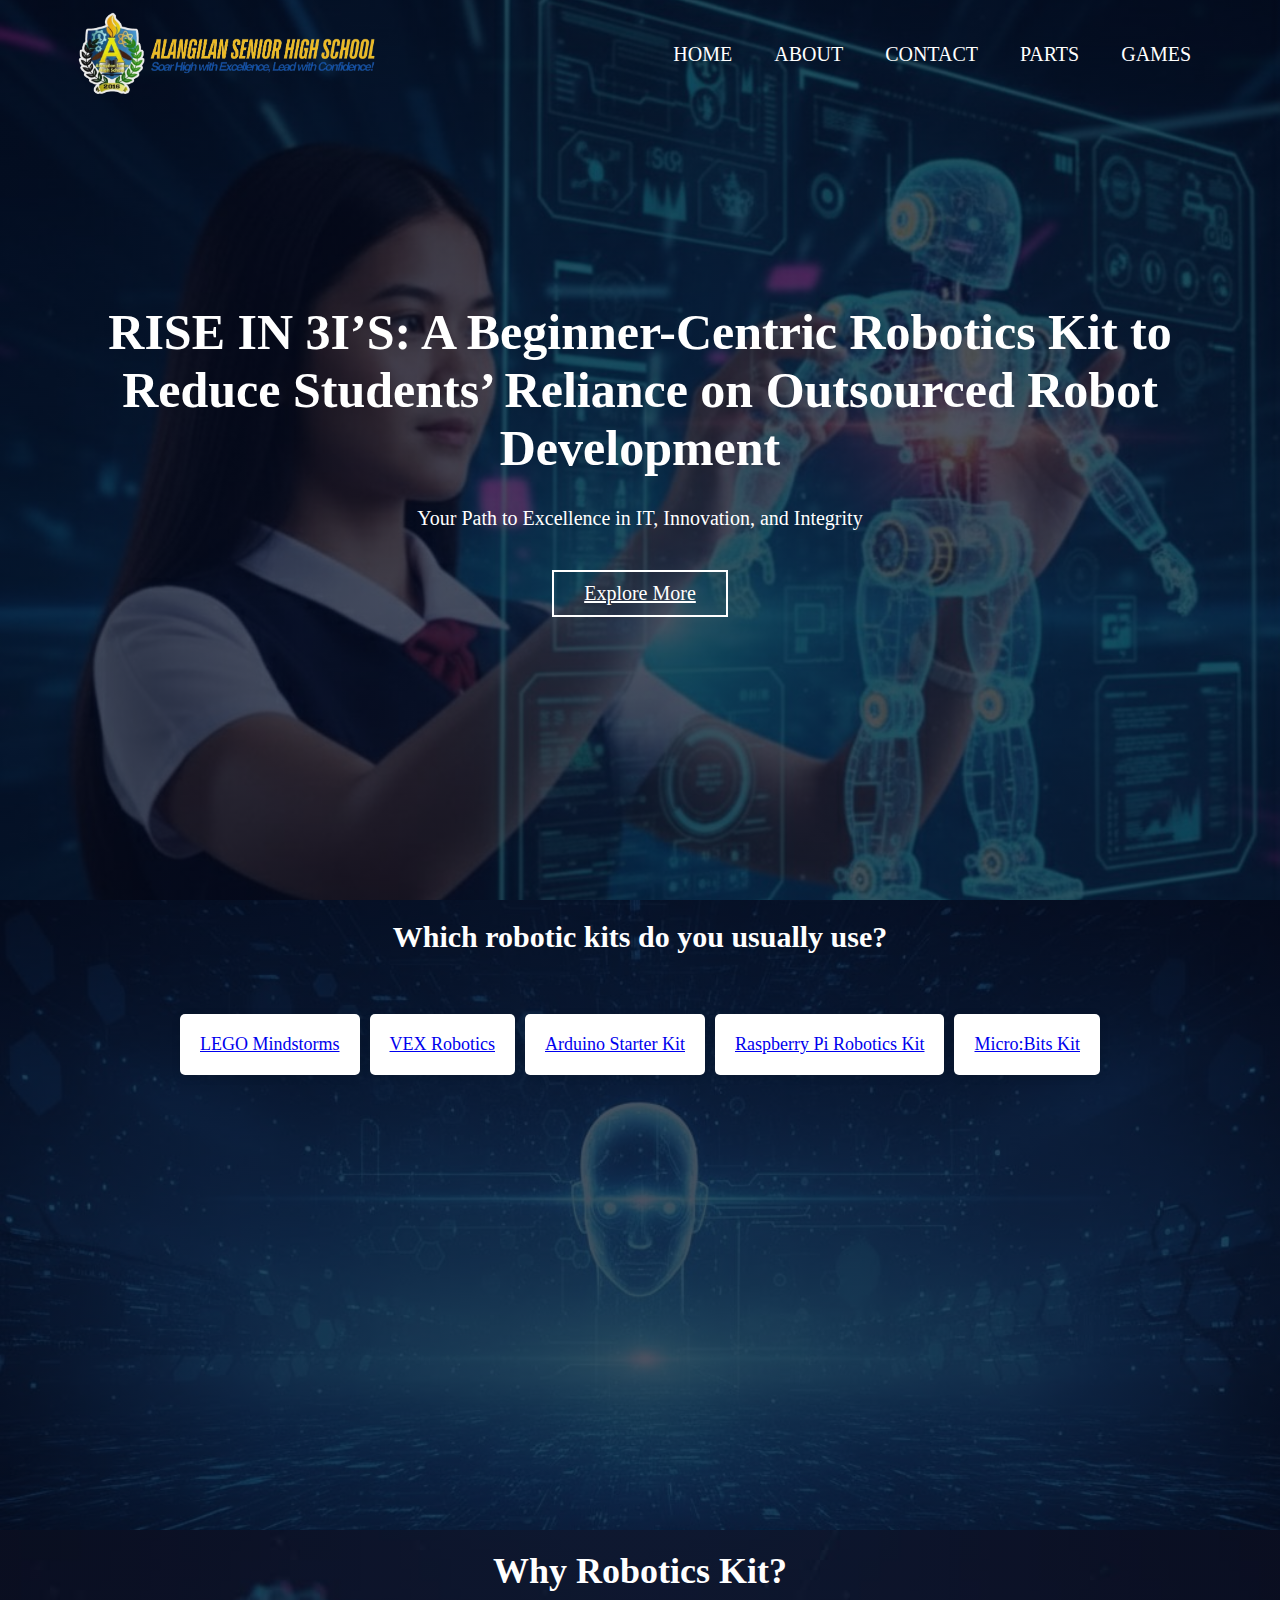
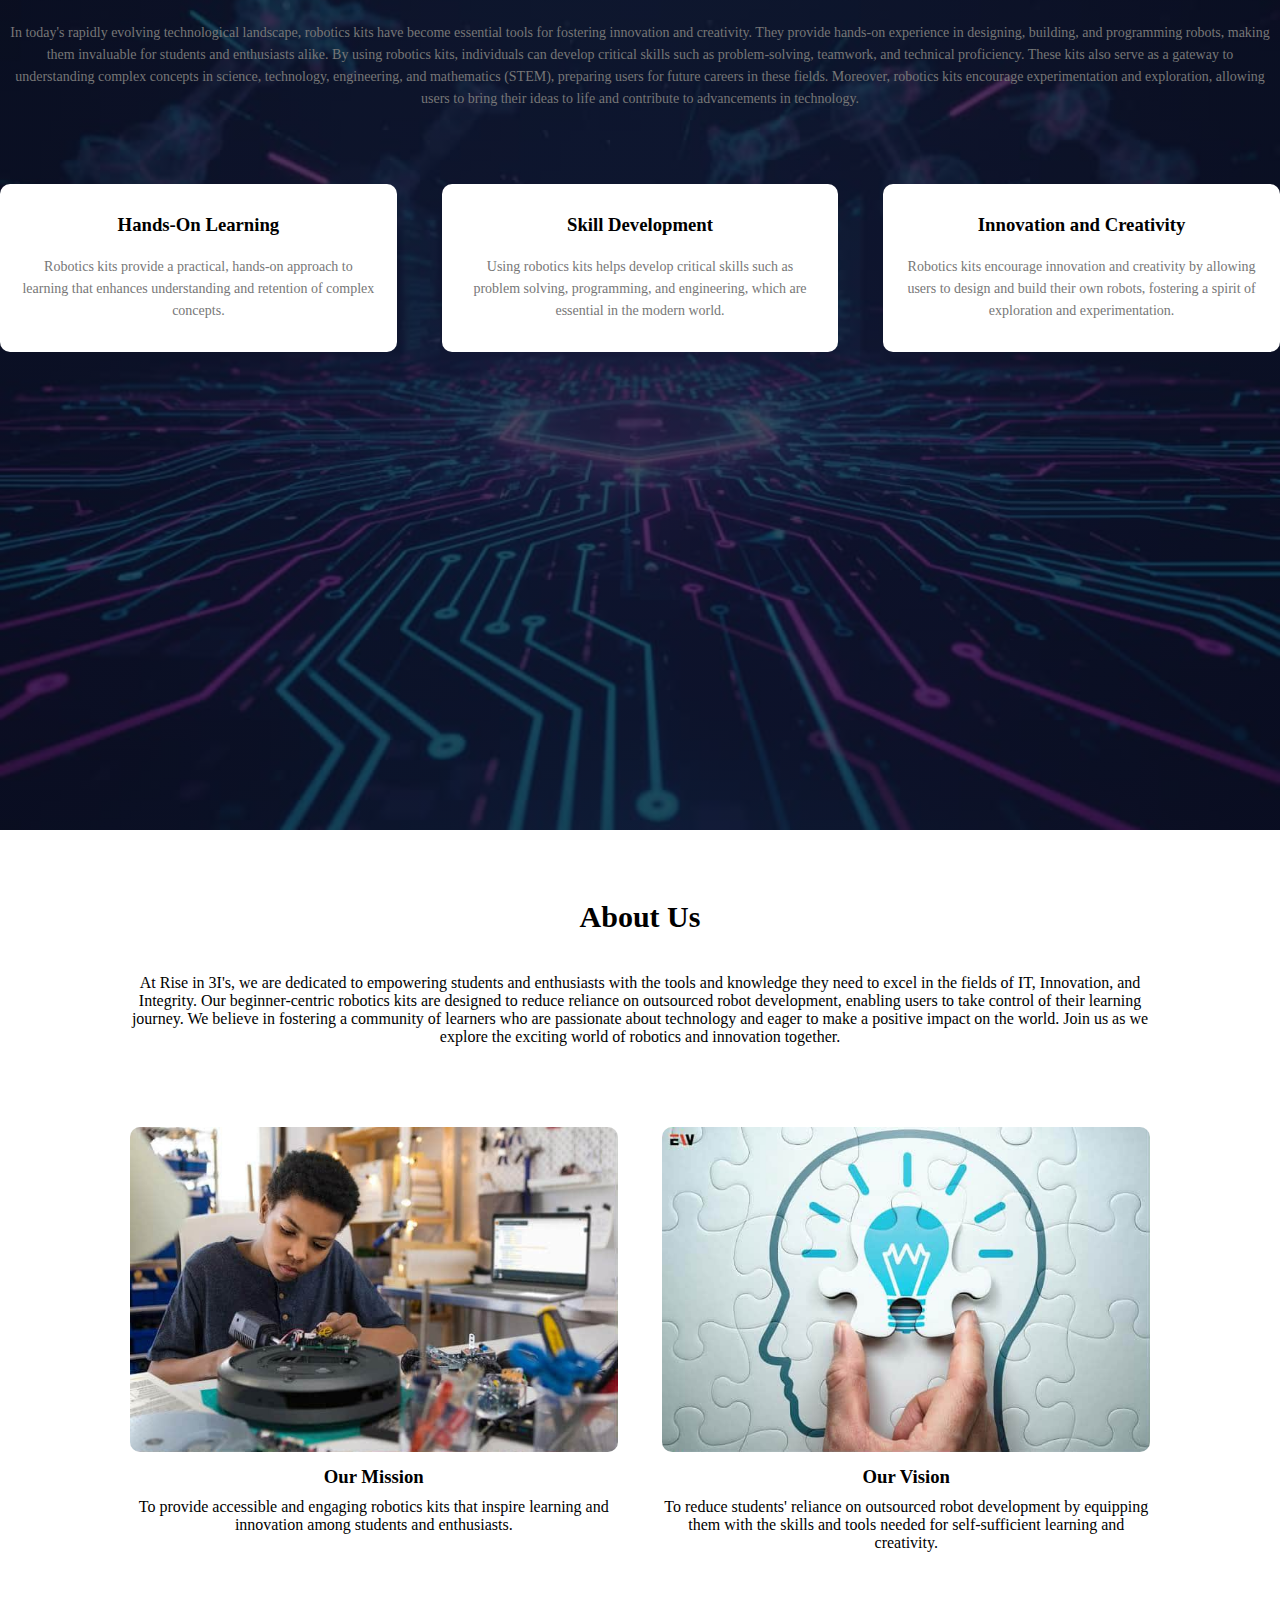
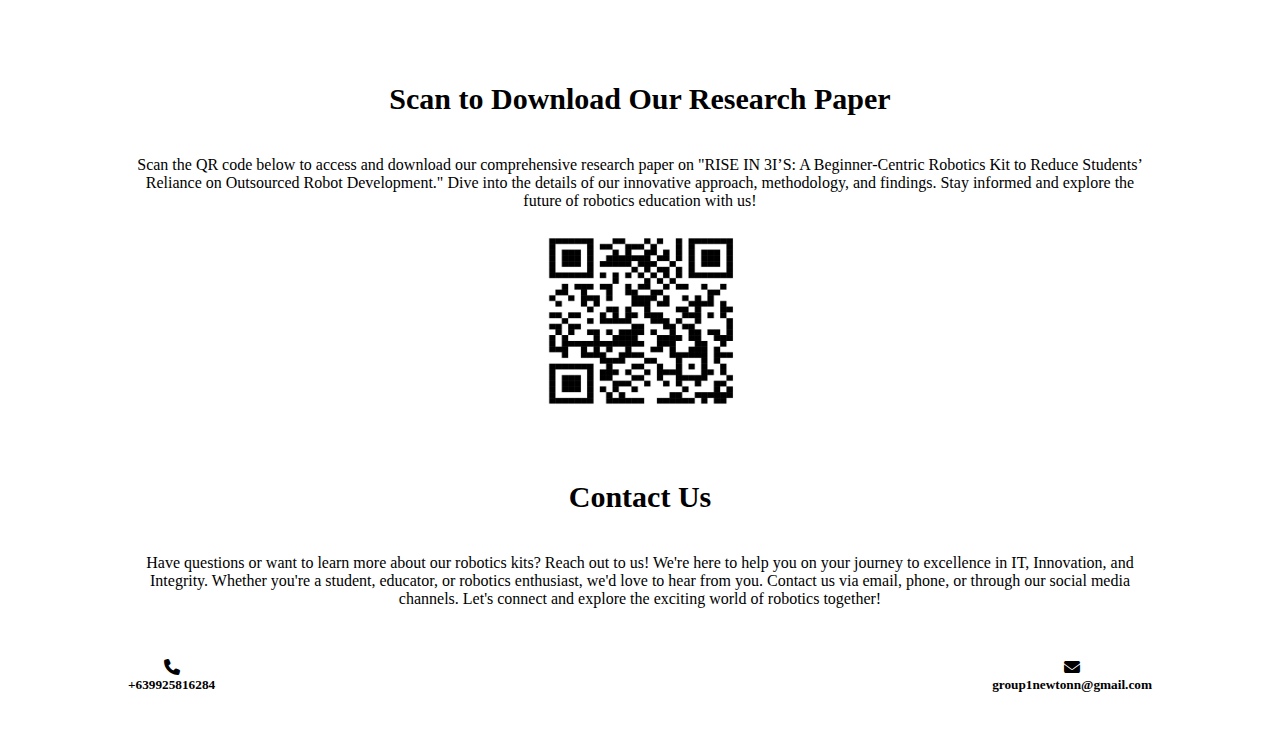
<file: index.html>
<!DOCTYPE html>
<html lang="en">
  <head>
    <meta charset="UTF-8" />
    <meta name="viewport" content="width=device-width, initial-scale=1.0" />
    <title>Rise in 3I's</title>
    <link rel="stylesheet" href="css/style.css" />
    <link
      href="https://fonts.googleapis.com/css2?family=Poppins:wght@400;700&display=swap"
      rel="stylesheet"
    />
    <link
      rel="stylesheet"
      href="https://cdn.jsdelivr.net/npm/@fortawesome/fontawesome-free@6.6.0/css/all.min.css"
    />
  </head>
  <body>
    <section class="header">
      <nav class="nav">
        <a href="index.html" class="logo-link"
          ><img src="./images/logo.png" alt="Rise in 3I's logo" class="logo"
        /></a>
        <div class="nav-links" id="navLinks">
          <i class="fa fa-times" onclick="hideMenu()"></i>
          <ul>
            <li><a href="index.html">Home</a></li>
            <li><a href="About.html">About</a></li>
            <li><a href="Contact.html">Contact</a></li>
            <li><a href="Parts.html">Parts</a></li>
            <li><a href="games.html">Games</a></li> 
          </ul>
        </div>
        <i class="fa fa-bars" onclick="showMenu()"></i>
      </nav>

        <div class="text-box">
        <h1>
          RISE IN 3I’S: A Beginner-Centric Robotics Kit to Reduce Students’
          Reliance on Outsourced Robot Development
        </h1>
        <p>Your Path to Excellence in IT, Innovation, and Integrity</p>
        <a href="#why-robotics" class="hero-btn">Explore More</a>
      </div>
    </section>

    <!----what robotic kit do u use-->
    <section class="kits">
      <div class="whatrobotics">
        <h1 class="question">Which robotic kits do you usually use?</h1>
        <div class="kits-grid">
            <a href="all robotic kits.html#lego" class="kit-choice">LEGO Mindstorms</a>
            <a href="all robotic kits.html#vex" class="kit-choice">VEX Robotics</a>
            <a href="all robotic kits.html#arduino" class="kit-choice">Arduino Starter Kit</a>
            <a href="all robotic kits.html#raspberry1" class="kit-choice">Raspberry Pi Robotics Kit</a>
            <a href="all robotic kits.html#micro" class="kit-choice">Micro:Bits Kit</a>
        </div>
    </div>
    </section>

    <!----Why Robotics KIt-->

    <section id="why-robotics" class="why-robotics">
      <h1>Why Robotics Kit?</h1>
      <p>
        In today's rapidly evolving technological landscape, robotics kits have
        become essential tools for fostering innovation and creativity. They
        provide hands-on experience in designing, building, and programming
        robots, making them invaluable for students and enthusiasts alike. By
        using robotics kits, individuals can develop critical skills such as
        problem-solving, teamwork, and technical proficiency. These kits also
        serve as a gateway to understanding complex concepts in science,
        technology, engineering, and mathematics (STEM), preparing users for
        future careers in these fields. Moreover, robotics kits encourage
        experimentation and exploration, allowing users to bring their ideas to
        life and contribute to advancements in technology.
      </p>
      <div class="row">
        <div class="why-robotics-col">
          
          <h3>Hands-On Learning</h3>
          <p>
            Robotics kits provide a practical, hands-on approach to learning
            that enhances understanding and retention of complex concepts.
          </p>
        </div>
        <div class="why-robotics-col">

          <h3>Skill Development</h3>
          <p>
            Using robotics kits helps develop critical skills such as problem
            solving, programming, and engineering, which are essential in the
            modern world.
          </p>
        </div>
        <div class="why-robotics-col">
         
          <h3>Innovation and Creativity</h3>
          <p>
            Robotics kits encourage innovation and creativity by allowing users
            to design and build their own robots, fostering a spirit of
            exploration and experimentation.
          </p>
        </div>
    </section>
<!---About Us-->

    <section class="about">
      <h1>About Us</h1>
      <p>
        At Rise in 3I's, we are dedicated to empowering students and enthusiasts
        with the tools and knowledge they need to excel in the fields of IT,
        Innovation, and Integrity. Our beginner-centric robotics kits are
        designed to reduce reliance on outsourced robot development, enabling
        users to take control of their learning journey. We believe in fostering
        a community of learners who are passionate about technology and eager to
        make a positive impact on the world. Join us as we explore the exciting
        world of robotics and innovation together.
      </p>
      
      <div class="row">
        <div class="about-col">
          <img src="./images/skill.jfif" alt="About Image 1" />
          <div class="layer">
            <h3>Our Mission</h3>
            <p>
              To provide accessible and engaging robotics kits that inspire
              learning and innovation among students and enthusiasts.
            </p>
          </div>
        </div>
        <div class="about-col">
          <img src="./images/innovation.jfif" alt="About Image 2" />
          <div class="layer">
            <h3>
              Our Vision
            </h3>
            <p>
              To reduce students' reliance on outsourced robot development by
              equipping them with the skills and tools needed for self-sufficient
              learning and creativity.
            </p>



          
            
          </div>
        </div>

      </div>
    </section>
<!-----QR CODE PAPER---->
    <section class="qr-section">
      <h1>Scan to Download Our Research Paper</h1>
      <p>
        Scan the QR code below to access and download our comprehensive
        research paper on "RISE IN 3I’S: A Beginner-Centric Robotics Kit to
        Reduce Students’ Reliance on Outsourced Robot Development." Dive into
        the details of our innovative approach, methodology, and findings. Stay
        informed and explore the future of robotics education with us!
      </p>
      <div class="qr-code">
        <img src="./images/qrpaper.png" alt="QR Code to Download Research Paper" />
      </div>
    </section> 



    <!----contact us-->
    <section class="contact">
      <h1>Contact Us</h1>
      <p>
        Have questions or want to learn more about our robotics kits? Reach out
        to us! We're here to help you on your journey to excellence in IT,
        Innovation, and Integrity. Whether you're a student, educator, or
        robotics enthusiast, we'd love to hear from you. Contact us via email,
        phone, or through our social media channels. Let's connect and explore
        the exciting world of robotics together!
      </p>
      <div class="row">
        <div class="contact-cols">
          <i class="fa fa-phone"></i>
          <span>
            <h5>+639925816284</h5>
            
          </span>
        </div>
        <div class="contact-cols">
          <i class="fa fa-envelope"></i>
          <span>
            <h5> group1newtonn@gmail.com </h5>
          </span>
          <span>
            <h5>
     </section>
    <!-- JavaScript for Toggle Menu -->
    <script>
      const navLinks = document.getElementById("navLinks");
      if (navLinks) {
        function showMenu() {
          navLinks.style.right = "0";
        }
        function hideMenu() {
          navLinks.style.right = "-200px";
        }
      }
    </script>
  </body>
</html>
</file>
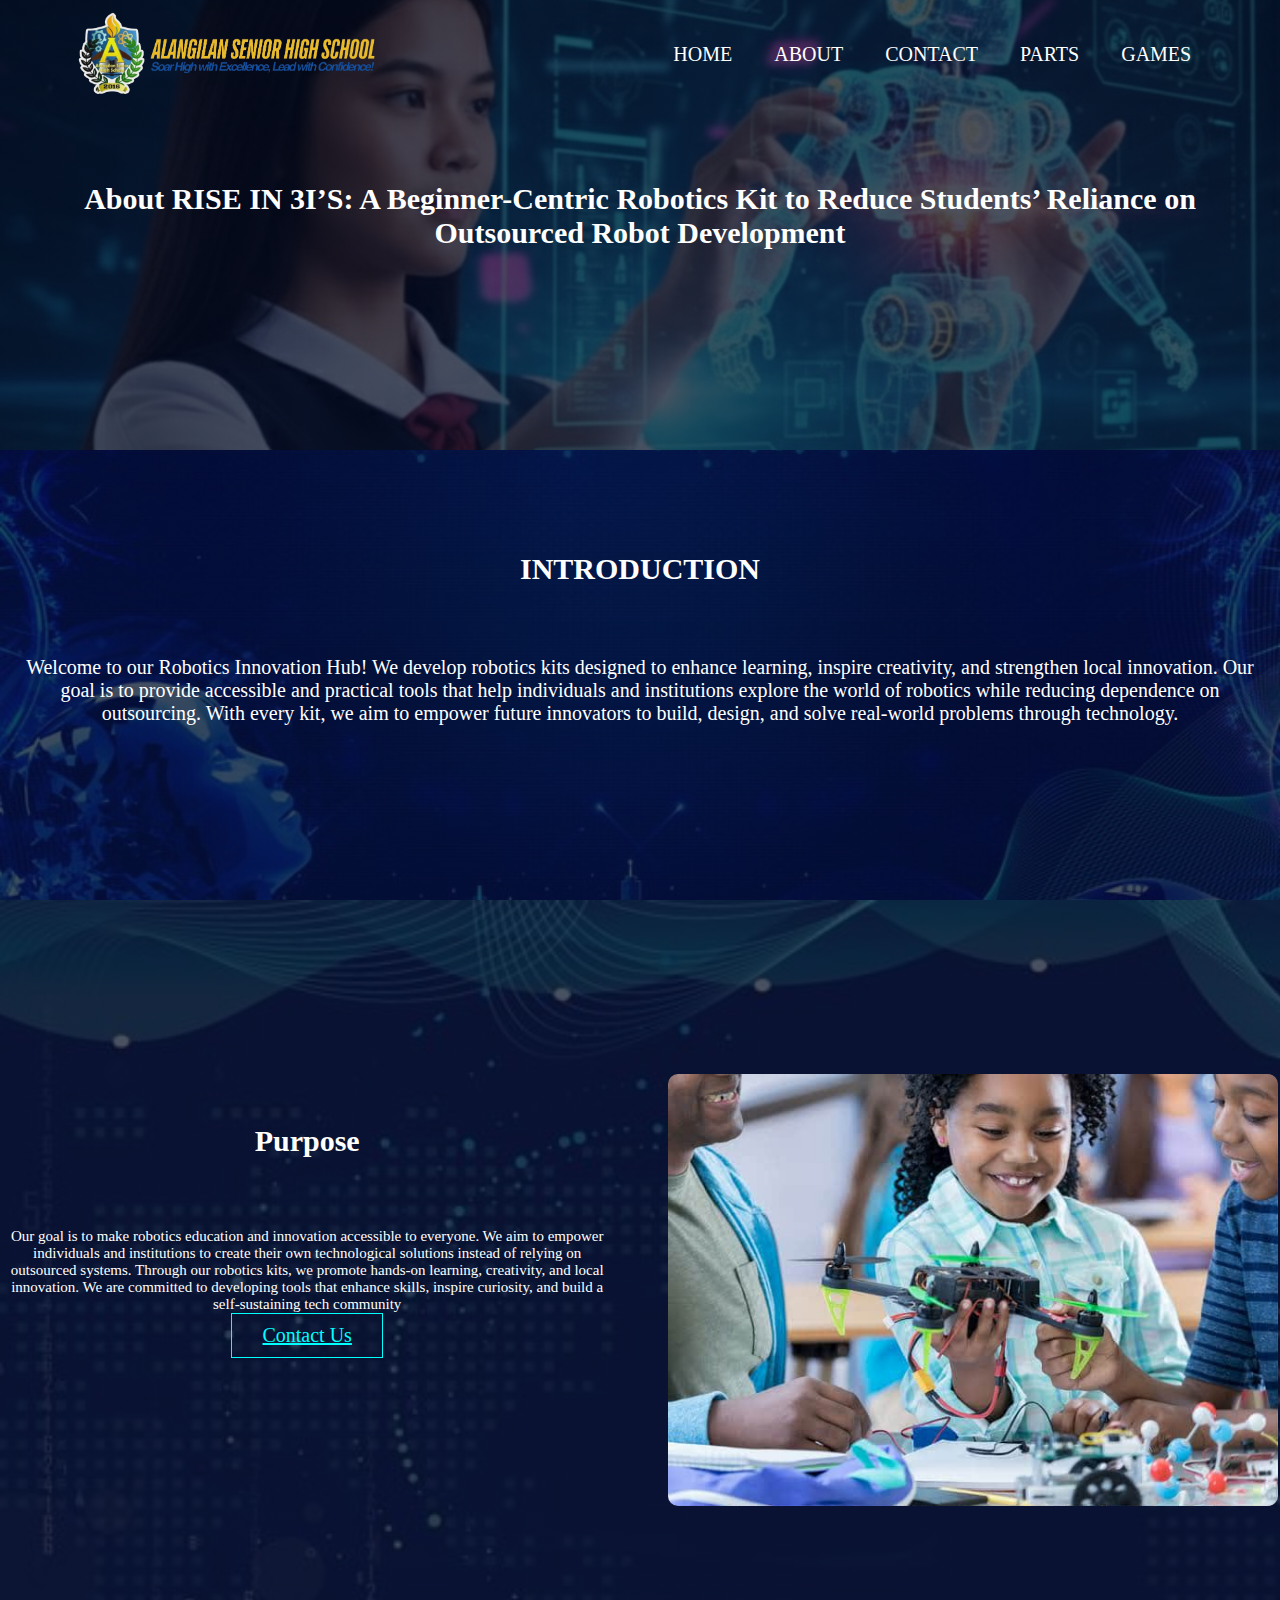
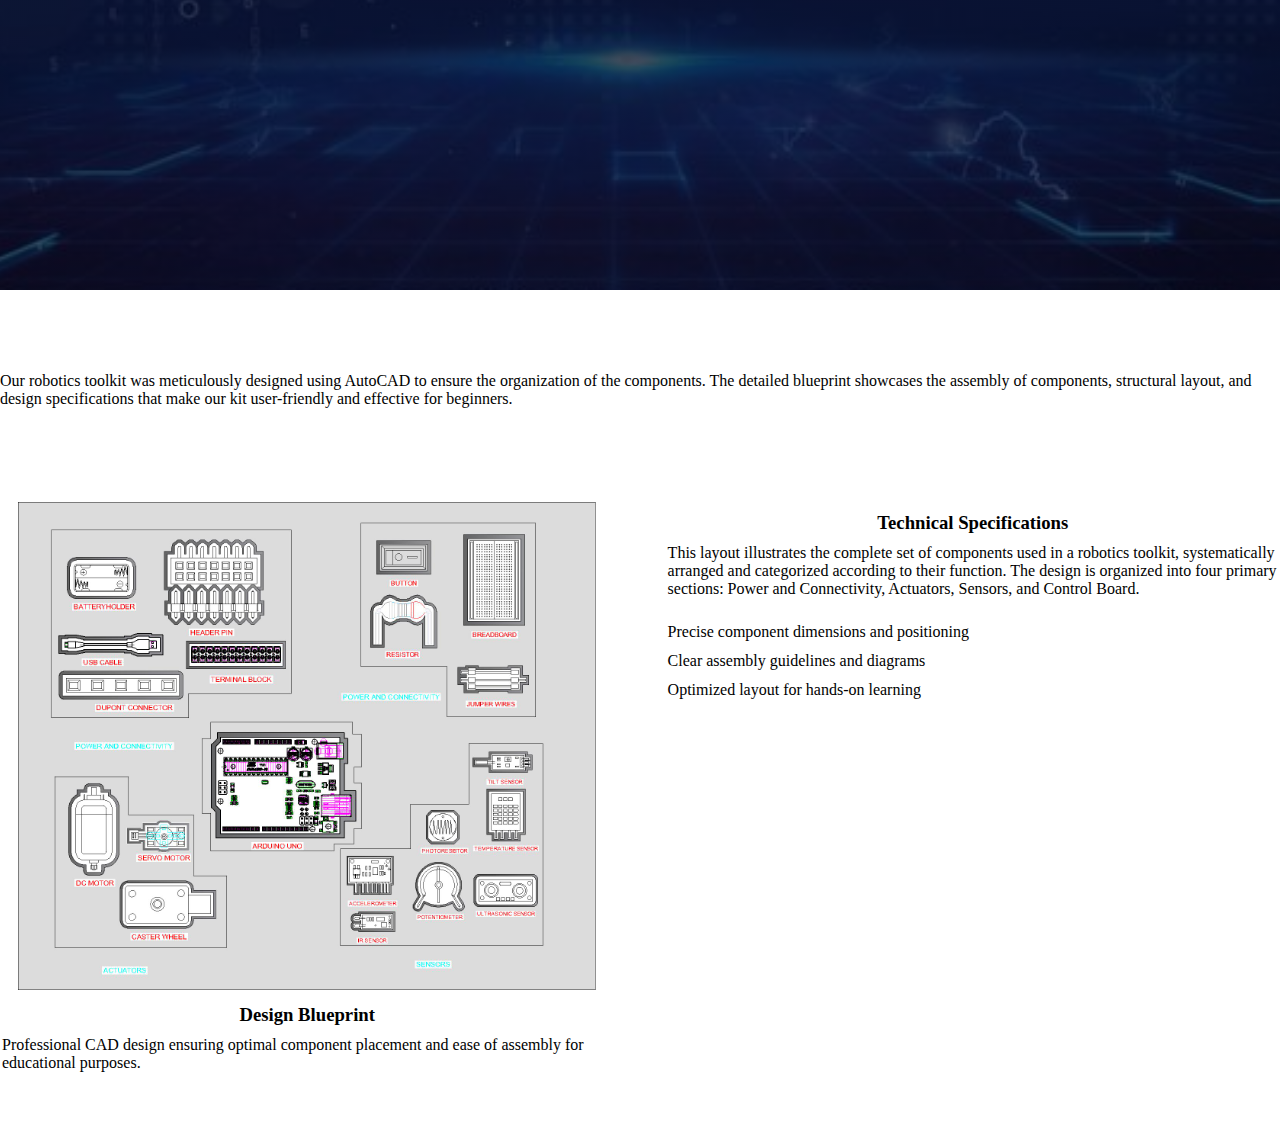
<file: About.html>
<!DOCTYPE html>
<html lang="en">
  <head>
    <meta charset="UTF-8" />
    <meta name="viewport" content="width=device-width, initial-scale=1.0" />
    <title>Rise in 3I's</title>
    <link rel="stylesheet" href="css/style.css" />
    <link
      href="https://fonts.googleapis.com/css2?family=Poppins:wght@400;700&display=swap"
      rel="stylesheet"
    />
    <link
      rel="stylesheet"
      href="https://cdn.jsdelivr.net/npm/@fortawesome/fontawesome-free@6.6.0/css/all.min.css"
    />
  </head>
  <body>
    <section class="sub-header">
      <nav class="nav">
        <a href="index.html" class="logo-link"
          ><img src="./images/logo.png" alt="Rise in 3I's logo" class="logo"
        /></a>
        <div class="nav-links" id="navLinks">
          <i class="fa fa-times" onclick="hideMenu()"></i>
          <ul>
            <li><a href="index.html">Home</a></li>
            <li><a href="About.html">About</a></li>
            <li><a href="Contact.html">Contact</a></li>
            <li><a href="Parts.html">Parts</a></li>
            <li><a href="games.html">Games</a></li>
          </ul>
        </div>
        <i class="fa fa-bars" onclick="showMenu()"></i>
      </nav>
      <h1>
        About RISE IN 3I’S: A Beginner-Centric Robotics Kit to Reduce Students’
        Reliance on Outsourced Robot Development
      </h1>
    </section>

    <!----Introduction-->
    <section class="introduction">
      <div class="row">
        <div class="introduction-col">
          <h1>INTRODUCTION</h1>
          <p>
            Welcome to our Robotics Innovation Hub! We develop robotics kits
            designed to enhance learning, inspire creativity, and strengthen
            local innovation. Our goal is to provide accessible and practical
            tools that help individuals and institutions explore the world of
            robotics while reducing dependence on outsourcing. With every kit,
            we aim to empower future innovators to build, design, and solve
            real-world problems through technology.
          </p>
        </div>
      </div>
    </section>
    <!----About content-->
    <section class="about-us">
      <div class="row">
        <div class="about-col">
          <h1>Purpose</h1>
          <p>
            Our goal is to make robotics education and innovation accessible to
            everyone. We aim to empower individuals and institutions to create
            their own technological solutions instead of relying on outsourced
            systems. Through our robotics kits, we promote hands-on learning,
            creativity, and local innovation. We are committed to developing
            tools that enhance skills, inspire curiosity, and build a
            self-sustaining tech community
          </p>
          <a href="Contact.html" class="hero-btn red-btn">Contact Us</a>
        </div>
        <div class="about-col">
          <img src="./images/hands-onlearning.jfif" alt="About Image" />
        </div>
      </div>
    </section>

    <section class="autocad-section">
      <h1>Toolkit Design</h1>
      <p>
        Our robotics toolkit was meticulously designed using AutoCAD to ensure
        the organization of the components. The detailed blueprint showcases the
        assembly of components, structural layout, and design specifications
        that make our kit user-friendly and effective for beginners.
      </p>
      <div class="row">
        <div class="about-col">
          <img src="./images/autocad.jpg" alt="AutoCAD Toolkit Design" />
          <div class="layer">
            <h3>Design Blueprint</h3>
            <p>
              Professional CAD design ensuring optimal component placement and
              ease of assembly for educational purposes.
            </p>
          </div>
        </div>
        <div class="about-col">
          <h3>Technical Specifications</h3>
          <p>
            This layout illustrates the complete set of components used in a
            robotics toolkit, systematically arranged and categorized according
            to their function. The design is organized into four primary
            sections: Power and Connectivity, Actuators, Sensors, and Control
            Board.
          </p>
          <ul style="text-align: left; margin-top: 20px; line-height: 1.8">
            <li>Precise component dimensions and positioning</li>
            <li>Clear assembly guidelines and diagrams</li>
            <li>Optimized layout for hands-on learning</li>
          </ul>
        </div>
      </div>
    </section>

    <!-- JavaScript for Toggle Menu -->
    <script>
      const navLinks = document.getElementById("navLinks");
      if (navLinks) {
        function showMenu() {
          navLinks.style.right = "0";
        }
        function hideMenu() {
          navLinks.style.right = "-200px";
        }
      }
    </script>
  </body>
</html>
</file>
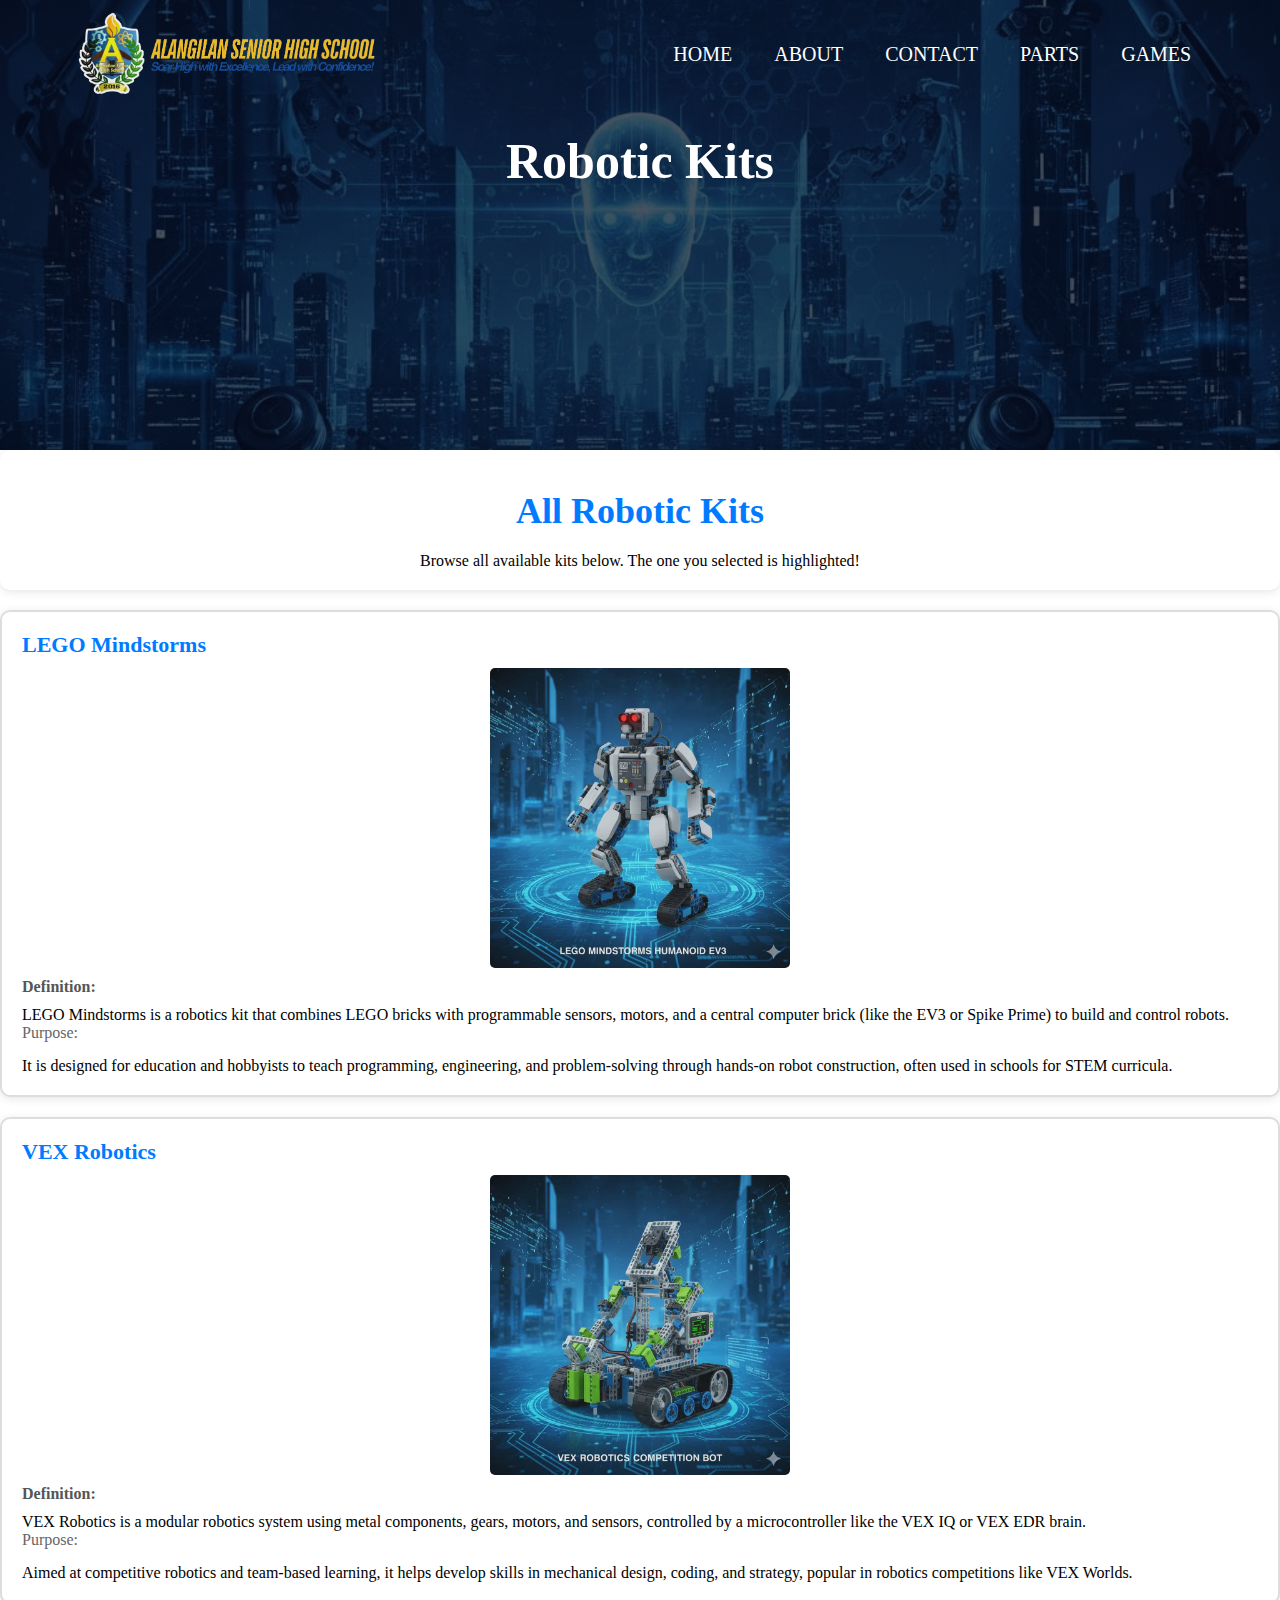
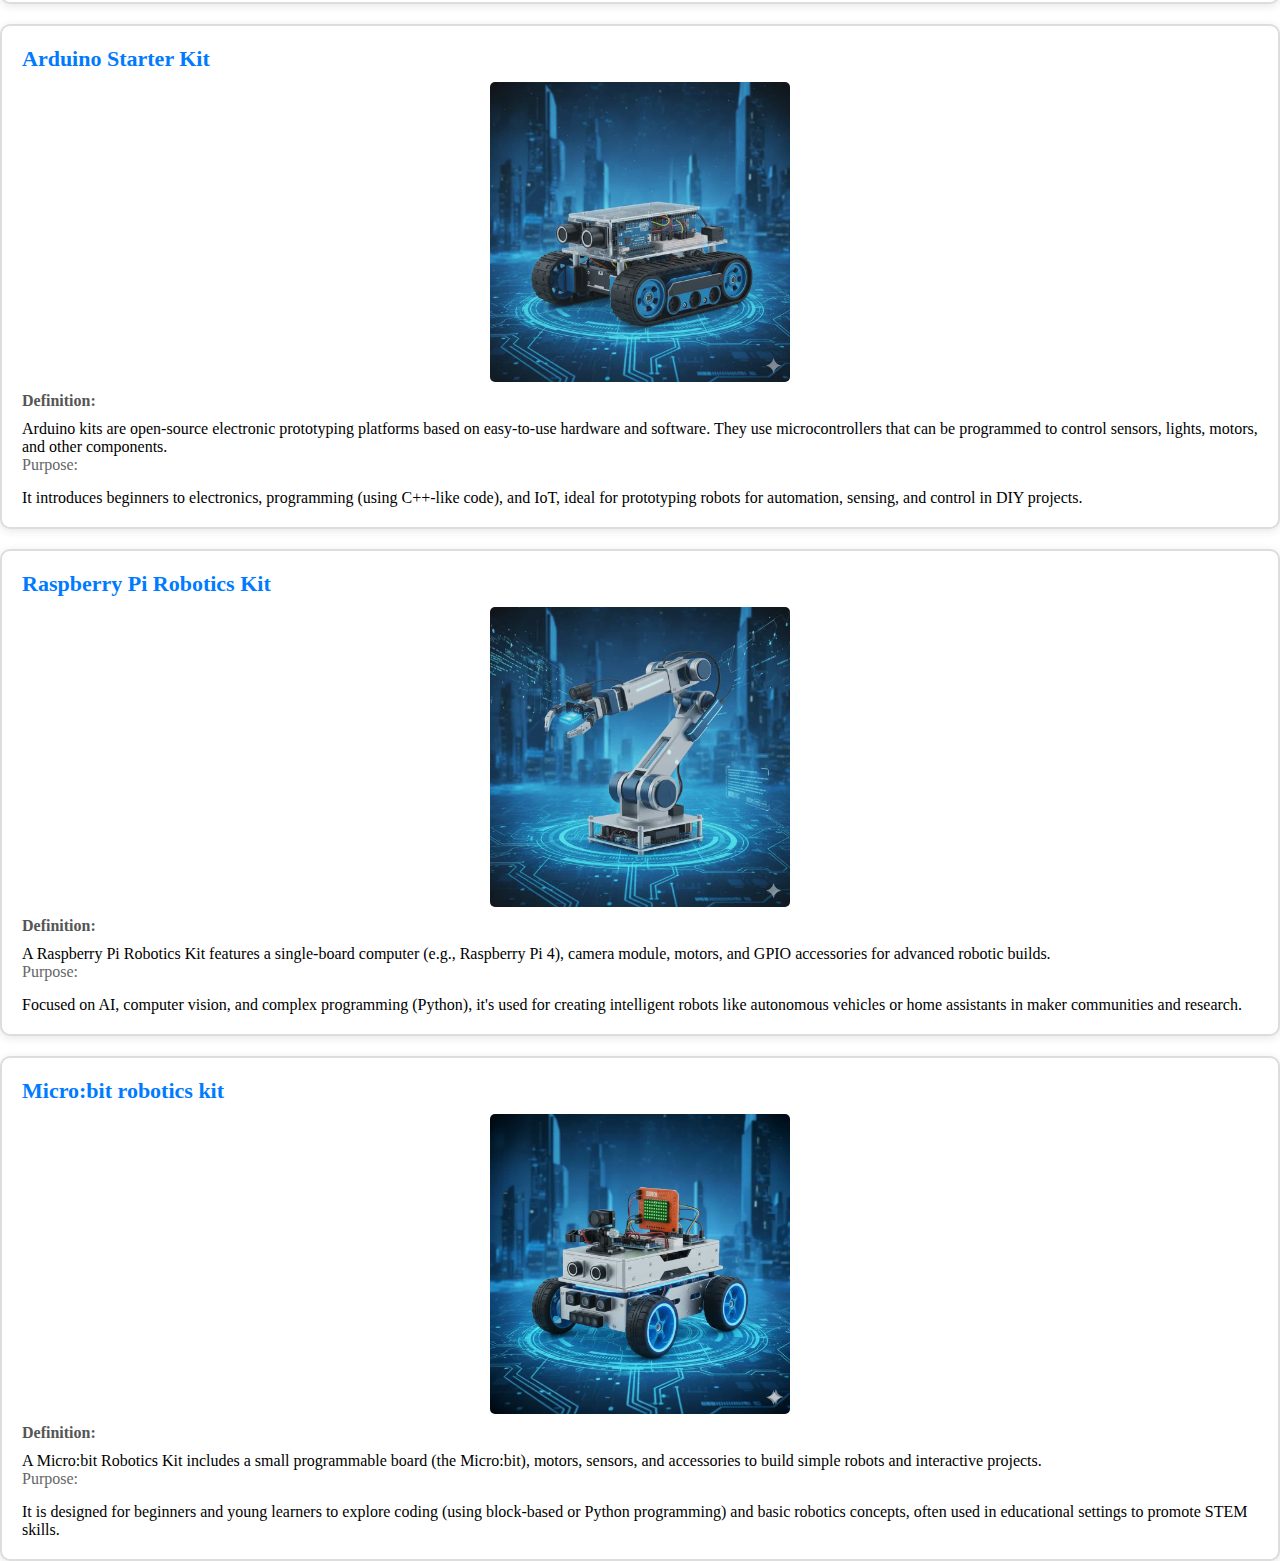
<file: all robotic kits.html>
<!DOCTYPE html>
<html lang="en">
  <head>
    <meta charset="UTF-8" />
    <meta name="viewport" content="width=device-width, initial-scale=1.0" />
    <title>All Robotic Kits</title>
    <link rel="stylesheet" href="css/robotic kits.css" />
    <link rel="stylesheet" href="css/style.css" />
    <link
      rel="stylesheet"
      href="https://cdn.jsdelivr.net/npm/@fortawesome/fontawesome-free@6.6.0/css/all.min.css"
    />
  </head>
  <body>
    <section class="robots">
      <nav class="nav">
        <a href="index.html" class="logo-link"
          ><img src="./images/logo.png" alt="Rise in 3I's logo" class="logo"
        /></a>
        <div class="nav-links" id="navLinks">
          <i class="fa fa-times" onclick="hideMenu()"></i>
          <ul>
            <li><a href="index.html">Home</a></li>
            <li><a href="About.html">About</a></li>
            <li><a href="Contact.html">Contact</a></li>
            <li><a href="Parts.html">Parts</a></li>
            <li><a href="games.html">Games</a></li>
          </ul>
        </div>
        <i class="fa fa-bars" onclick="showMenu()"></i>
      </nav>
      <h1>Robotic Kits</h1>
    </section>

    <div class="RK-header">
      <h1>All Robotic Kits</h1>
      <p>
        Browse all available kits below. The one you selected is highlighted!
      </p>
    </div>

    <div class="kits-container">
      <!-- LEGO Mindstorms Kit -->
      <div id="lego" class="kitt">
        <h2>LEGO Mindstorms</h2>
        <img
          src="./images/legomindstorm.jfif"
          alt="LEGO Mindstorms Sample Product"
          class="kit-image"
        />
        <div class="kit-definition">Definition:</div>
        <p>
          LEGO Mindstorms is a robotics kit that combines LEGO bricks with
          programmable sensors, motors, and a central computer brick (like the
          EV3 or Spike Prime) to build and control robots.
        </p>
        <div class="kit-purpose">Purpose:</div>
        <p>
          It is designed for education and hobbyists to teach programming,
          engineering, and problem-solving through hands-on robot construction,
          often used in schools for STEM curricula.
        </p>
      </div>
      <!-- VEX Robotics Kit -->
      <div id="vex" class="kitt">
        <h2>VEX Robotics</h2>
        <img
          src="./images/vex.jfif"
          alt="VEX Robotics Sample Product"
          class="kit-image"
        />
        <div class="kit-definition">Definition:</div>
        <p>
          VEX Robotics is a modular robotics system using metal components,
          gears, motors, and sensors, controlled by a microcontroller like the
          VEX IQ or VEX EDR brain.
        </p>
        <div class="kit-purpose">Purpose:</div>
        <p>
          Aimed at competitive robotics and team-based learning, it helps
          develop skills in mechanical design, coding, and strategy, popular in
          robotics competitions like VEX Worlds.
        </p>
      </div>
      <!-- Arduino Starter Kit -->
      <div id="arduino" class="kitt">
        <h2>Arduino Starter Kit</h2>
        <img
          src="./images/arduinorobot.jfif"
          alt="Arduino Starter Kit Sample Product"
          class="kit-image"
        />
        <div class="kit-definition">Definition:</div>
        <p>
          Arduino kits are open-source electronic prototyping platforms based on
          easy-to-use hardware and software. They use microcontrollers that can
          be programmed to control sensors, lights, motors, and other
          components.
        </p>
        <div class="kit-purpose">Purpose:</div>
        <p>
          It introduces beginners to electronics, programming (using C++-like
          code), and IoT, ideal for prototyping robots for automation, sensing,
          and control in DIY projects.
        </p>
      </div>
      <!-- Raspberry Pi Robotics Kit -->
      <div id="raspberry1" class="kitt">
        <h2>Raspberry Pi Robotics Kit</h2>
        <img
          src="./images/raspberry.jfif"
          alt="Raspberry Pi Robotics Kit Sample Product"
          class="kit-image"
        />
        <div class="kit-definition">Definition:</div>
        <p>
          A Raspberry Pi Robotics Kit features a single-board computer (e.g.,
          Raspberry Pi 4), camera module, motors, and GPIO accessories for
          advanced robotic builds.
        </p>
        <div class="kit-purpose">Purpose:</div>
        <p>
          Focused on AI, computer vision, and complex programming (Python), it's
          used for creating intelligent robots like autonomous vehicles or home
          assistants in maker communities and research.
        </p>
      </div>
      <!-----micro:bit-->
      <div id="micro" class="kitt">
        <h2>Micro:bit robotics kit</h2>
        <img
          src="./images/microbit.jfif"
          alt="Micro:bit Robotics Kit Sample Product"
          class="kit-image"
        />
        <div class="kit-definition">Definition:</div>
        <p>
          A Micro:bit Robotics Kit includes a small programmable board (the
          Micro:bit), motors, sensors, and accessories to build simple robots
          and interactive projects.
        </p>
        <div class="kit-purpose">Purpose:</div>
        <p>
          It is designed for beginners and young learners to explore coding
          (using block-based or Python programming) and basic robotics concepts,
          often used in educational settings to promote STEM skills.
        </p>
      </div>
    </div>
    <!-- JavaScript for Toggle Menu -->
    <script>
      const navLinks = document.getElementById("navLinks");
      if (navLinks) {
        function showMenu() {
          navLinks.style.right = "0";
        }
        function hideMenu() {
          navLinks.style.right = "-200px";
        }
      }
    </script>
  </body>
</html>
</file>
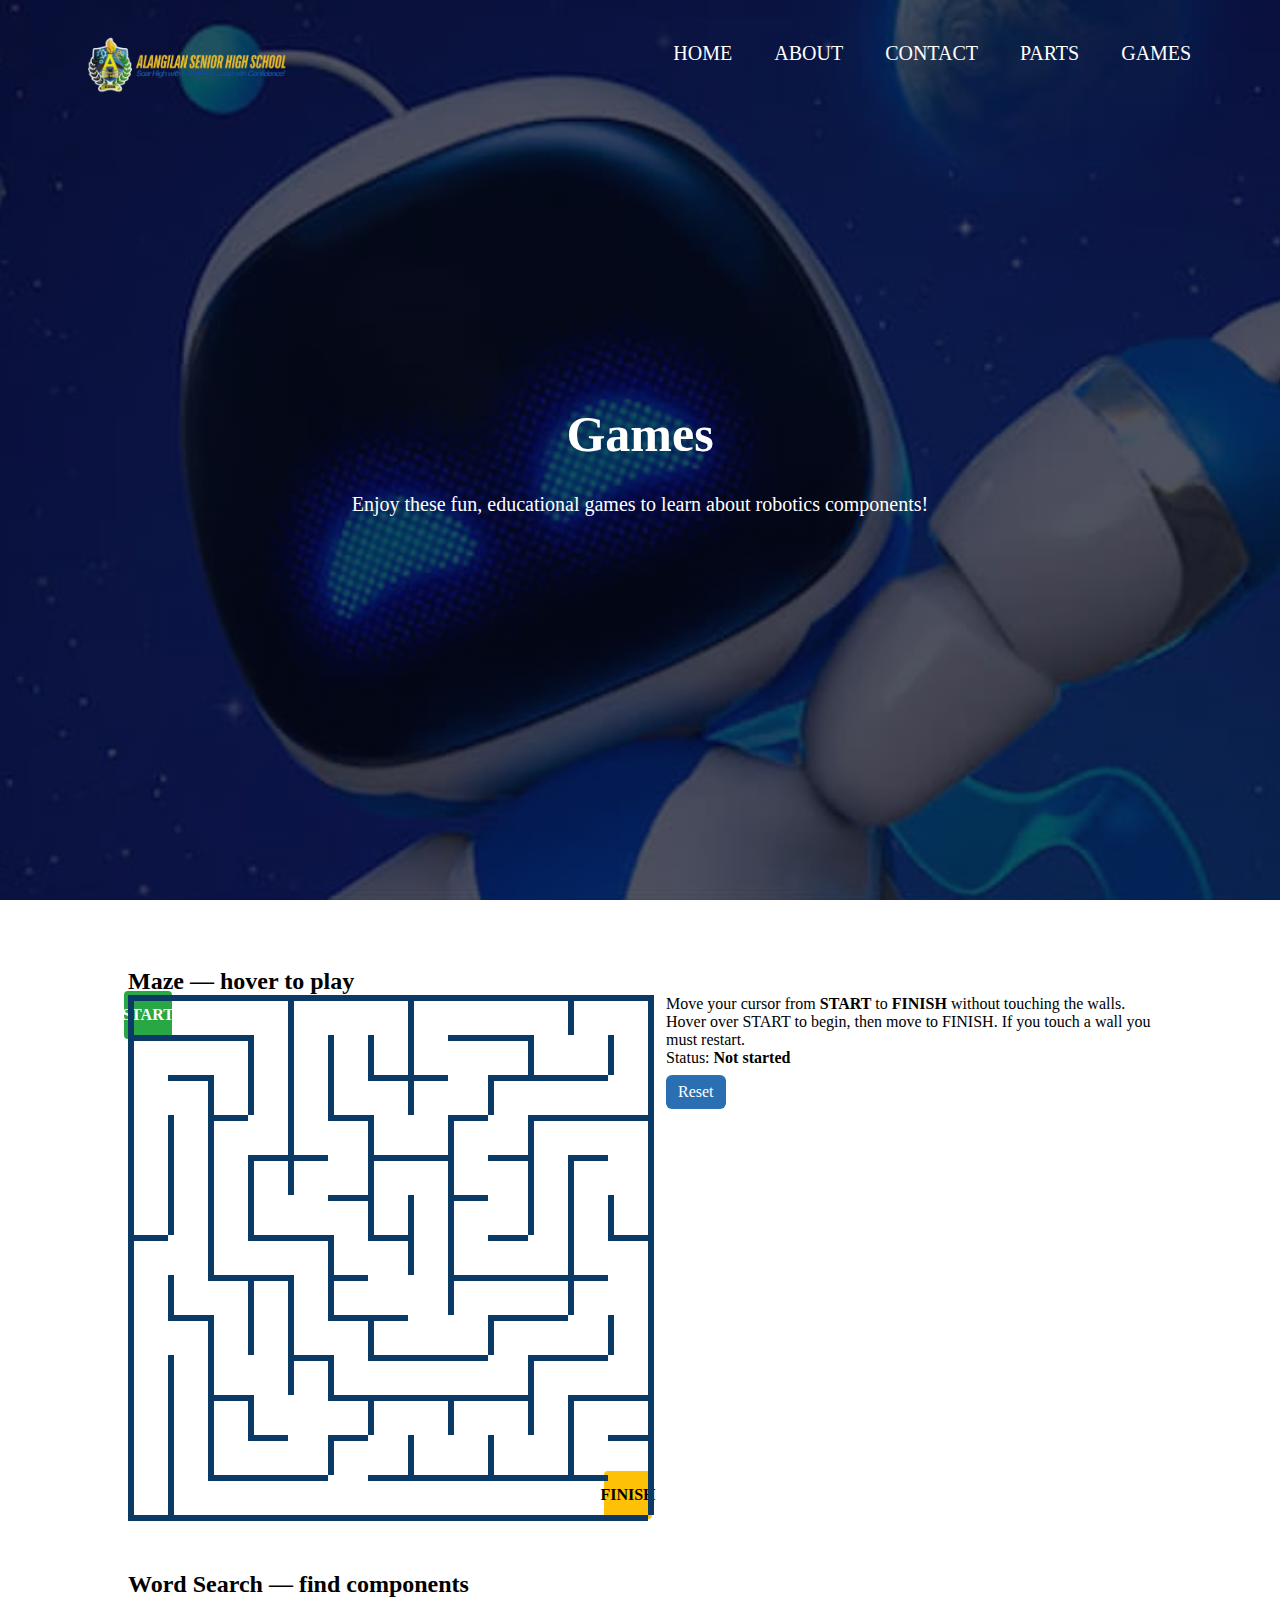
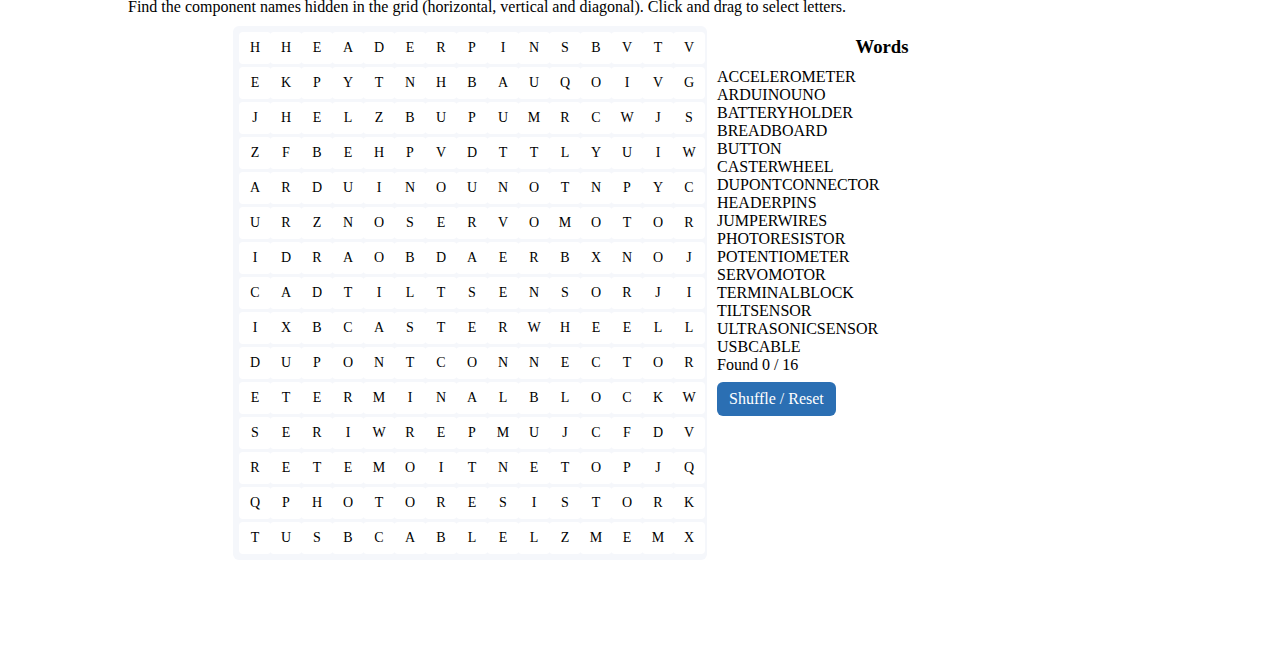
<file: games.html>
<!DOCTYPE html>
<html lang="en">
  <head>
    <meta charset="utf-8" />
    <meta name="viewport" content="width=device-width,initial-scale=1.0" />
    <title>Games — Rise in 3I's</title>
    <link
      href="https://fonts.googleapis.com/css2?family=Poppins:wght@400;700&display=swap"
      rel="stylesheet"
    />
    <link
      rel="stylesheet"
      href="https://cdn.jsdelivr.net/npm/@fortawesome/fontawesome-free@6.6.0/css/all.min.css"
    />
    <link rel="stylesheet" href="css/style.css" />
    <link rel="stylesheet" href="css/games.css" />
  </head>
  <body>
    <section>
      <section class="games-header">
        <nav class="nav">
          <a href="index.html" class="logo-link"
            ><img src="./images/logo.png" alt="Rise in 3I's logo" class="logo"
          /></a>
          <div class="nav-links" id="navLinks">
            <i class="fa fa-times" onclick="hideMenu()"></i>
            <ul>
              <li><a href="index.html">Home</a></li>
              <li><a href="About.html">About</a></li>
              <li><a href="Contact.html">Contact</a></li>
              <li><a href="Parts.html">Parts</a></li>
              <li><a href="games.html">Games</a></li>
            </ul>
          </div>
          <i class="fa fa-bars" onclick="showMenu()"></i>
        </nav>
        <div class="Games-text-box">
          <h1>Games</h1>
          <p>
            Enjoy these fun, educational games to learn about robotics
            components!
          </p>
        </div>
      </section>
    </section>
    <div class="games-container">
      <section class="section">
        <h2>Maze — hover to play</h2>
        <div class="maze-wrap">
          <div class="maze" id="maze" aria-label="Maze play area">
            <!-- Start and finish -->
            <div class="start" id="mazeStart">START</div>
            <div class="finish" id="mazeFinish">FINISH</div>

            <div class="robot" id="robot">🤖</div>

            <div class="overlay" id="mazeOverlay"></div>
          </div>

          <div class="maze-info">
            <p>
              Move your cursor from <strong>START</strong> to
              <strong>FINISH</strong> without touching the walls. Hover over
              START to begin, then move to FINISH. If you touch a wall you must
              restart.
            </p>
            <p id="mazeStatus">Status: <strong>Not started</strong></p>
            <a class="btn" id="mazeReset">Reset</a>
          </div>
        </div>
      </section>

      <section class="section">
        <h2>Word Search — find components</h2>
        <p>
          Find the component names hidden in the grid (horizontal, vertical and
          diagonal). Click and drag to select letters.
        </p>
        <div class="wordsearch">
          <div
            class="ws-grid"
            id="wsGrid"
            role="grid"
            aria-label="Word search grid"
          ></div>
          <div class="ws-words">
            <h3>Words</h3>
            <ul id="wsWordsList"></ul>
            <p id="wsFoundCount">Found 0 / 20</p>
            <a class="btn" id="wsReset">Shuffle / Reset</a>
          </div>
        </div>
      </section>
    </div>

    <script>
      /* ---------- Maze logic ---------- */
      (function () {
        const maze = document.getElementById("maze");
        const overlay = document.getElementById("mazeOverlay");
        const start = document.getElementById("mazeStart");
        const finish = document.getElementById("mazeFinish");
        const status = document.getElementById("mazeStatus");
        const resetBtn = document.getElementById("mazeReset");

        let playing = false;
        let walls = [];

        function setStatus(text) {
          status.innerHTML = "Status: <strong>" + text + "</strong>";
        }

        // grid-based maze generator (recursive backtracker)
        function createWalls() {
          // clear old walls
          walls.forEach((w) => w.remove());
          walls = [];

          const W = maze.clientWidth,
            H = maze.clientHeight;

          // grid size (odd numbers create nicer mazes) - adjustable
          const cols = 13,
            rows = 13;

          const cellSize = Math.floor(Math.min(W / cols, H / rows));
          const wallThickness = Math.max(6, Math.floor(cellSize * 0.12));
          const mazeWidth = cellSize * cols,
            mazeHeight = cellSize * rows;
          const offsetX = Math.floor((W - mazeWidth) / 2),
            offsetY = Math.floor((H - mazeHeight) / 2);

          // create cells with all walls
          const cells = [];
          for (let r = 0; r < rows; r++) {
            cells[r] = [];
            for (let c = 0; c < cols; c++) {
              cells[r][c] = {
                top: true,
                right: true,
                bottom: true,
                left: true,
                visited: false,
              };
            }
          }

          function inBounds(r, c) {
            return r >= 0 && r < rows && c >= 0 && c < cols;
          }

          function carve(r, c) {
            cells[r][c].visited = true;
            const dirs = [
              [0, 1, "right"],
              [1, 0, "bottom"],
              [0, -1, "left"],
              [-1, 0, "top"],
            ].sort(() => 0.5 - Math.random());
            for (const [dr, dc, dir] of dirs) {
              const nr = r + dr,
                nc = c + dc;
              if (!inBounds(nr, nc) || cells[nr][nc].visited) continue;
              if (dir === "right") {
                cells[r][c].right = false;
                cells[nr][nc].left = false;
              }
              if (dir === "left") {
                cells[r][c].left = false;
                cells[nr][nc].right = false;
              }
              if (dir === "top") {
                cells[r][c].top = false;
                cells[nr][nc].bottom = false;
              }
              if (dir === "bottom") {
                cells[r][c].bottom = false;
                cells[nr][nc].top = false;
              }
              carve(nr, nc);
            }
          }

          // carve a single maze starting from top-left
          carve(0, 0);

          // render walls: draw top and left walls for each cell (avoids duplicates)
          for (let r = 0; r < rows; r++) {
            for (let c = 0; c < cols; c++) {
              const cell = cells[r][c];
              const x = offsetX + c * cellSize;
              const y = offsetY + r * cellSize;
              if (cell.top) {
                const d = document.createElement("div");
                d.className = "wall";
                d.style.left = x + "px";
                d.style.top = y + "px";
                d.style.width = cellSize + "px";
                d.style.height = wallThickness + "px";
                maze.appendChild(d);
                walls.push(d);
                d.addEventListener("mouseenter", () => {
                  if (playing) {
                    d.classList.add("hit");
                    playing = false;
                    setStatus("You hit a wall — restart");
                  }
                });
              }
              if (cell.left) {
                const d = document.createElement("div");
                d.className = "wall";
                d.style.left = x + "px";
                d.style.top = y + "px";
                d.style.width = wallThickness + "px";
                d.style.height = cellSize + "px";
                maze.appendChild(d);
                walls.push(d);
                d.addEventListener("mouseenter", () => {
                  if (playing) {
                    d.classList.add("hit");
                    playing = false;
                    setStatus("You hit a wall — restart");
                  }
                });
              }
            }
          }

          // draw bottom border and right border for last row/col
          for (let c = 0; c < cols; c++) {
            const x = offsetX + c * cellSize;
            const y = offsetY + rows * cellSize;
            const d = document.createElement("div");
            d.className = "wall";
            d.style.left = x + "px";
            d.style.top = y + "px";
            d.style.width = cellSize + "px";
            d.style.height = wallThickness + "px";
            maze.appendChild(d);
            walls.push(d);
            d.addEventListener("mouseenter", () => {
              if (playing) {
                d.classList.add("hit");
                playing = false;
                setStatus("You hit a wall — restart");
              }
            });
          }
          for (let r = 0; r < rows; r++) {
            const x = offsetX + cols * cellSize;
            const y = offsetY + r * cellSize;
            const d = document.createElement("div");
            d.className = "wall";
            d.style.left = x + "px";
            d.style.top = y + "px";
            d.style.width = wallThickness + "px";
            d.style.height = cellSize + "px";
            maze.appendChild(d);
            walls.push(d);
            d.addEventListener("mouseenter", () => {
              if (playing) {
                d.classList.add("hit");
                playing = false;
                setStatus("You hit a wall — restart");
              }
            });
          }

          maze._grid = {
            rows,
            cols,
            cellSize,
            wallThickness,
            offsetX,
            offsetY,
          };
        }

        function resizeAndPlace() {
          const W = maze.clientWidth,
            H = maze.clientHeight;
          createWalls();
          const g = maze._grid;
          if (g) {
            const sw = Math.max(48, Math.floor(g.cellSize * 0.6));
            start.style.width = sw + "px";
            start.style.height = sw + "px";
            start.style.left =
              g.offsetX + Math.floor((g.cellSize - sw) / 2) + "px";
            start.style.top =
              g.offsetY + Math.floor((g.cellSize - sw) / 2) + "px";

            finish.style.width = sw + "px";
            finish.style.height = sw + "px";
            finish.style.left =
              g.offsetX +
              (g.cols - 1) * g.cellSize +
              Math.floor((g.cellSize - sw) / 2) +
              "px";
            finish.style.top =
              g.offsetY +
              (g.rows - 1) * g.cellSize +
              Math.floor((g.cellSize - sw) / 2) +
              "px";
          }
        }

        start.addEventListener("mouseenter", () => {
          playing = true;
          setStatus("Playing — navigate to finish");
          document
            .querySelectorAll(".wall")
            .forEach((w) => w.classList.remove("hit"));
          robotEl.classList.remove("hit", "success");
          robotEl.style.display = "block";
        });
        start.addEventListener(
          "touchstart",
          (e) => {
            playing = true;
            setStatus("Playing — navigate to finish");
            document
              .querySelectorAll(".wall")
              .forEach((w) => w.classList.remove("hit"));
            robotEl.classList.remove("hit", "success");
            robotEl.style.display = "block";
            e.preventDefault();
          },
          { passive: false }
        );

        finish.addEventListener("mouseenter", () => {
          if (playing) {
            playing = false;
            setStatus("Success! You reached the finish.");
            document
              .querySelectorAll(".wall")
              .forEach((w) => w.classList.remove("hit"));
          }
        });

        maze.addEventListener(
          "touchmove",
          function (e) {
            if (!playing) return;
            const t = e.touches[0];
            const el = document.elementFromPoint(t.clientX, t.clientY);
            if (!el) return;
            if (el.classList && el.classList.contains("wall")) {
              el.classList.add("hit");
              playing = false;
              setStatus("You hit a wall — restart");
              robotEl.classList.add("hit");
              e.preventDefault();
            }
            if (el && el.closest && el.closest("#mazeFinish")) {
              playing = false;
              setStatus("Success! You reached the finish.");
              robotEl.classList.add("success");
              e.preventDefault();
            }
          },
          { passive: false }
        );

        const robotEl = document.getElementById("robot");
        robotEl.style.display = "none";
        function moveRobotTo(x, y) {
          robotEl.style.left = x + "px";
          robotEl.style.top = y + "px";
        }
        maze.addEventListener("mousemove", function (e) {
          if (!playing) return;
          const rect = maze.getBoundingClientRect();
          moveRobotTo(e.clientX - rect.left, e.clientY - rect.top);
        });
        maze.addEventListener(
          "touchmove",
          function (e) {
            if (!playing) return;
            const t = e.touches[0];
            const rect = maze.getBoundingClientRect();
            moveRobotTo(t.clientX - rect.left, t.clientY - rect.top);
          },
          { passive: false }
        );
        resetBtn.addEventListener("click", () => {
          playing = false;
          setStatus("Not started");
          document
            .querySelectorAll(".wall")
            .forEach((w) => w.classList.remove("hit"));
        });

        window.addEventListener("load", resizeAndPlace);
        window.addEventListener("resize", () => {
          setTimeout(resizeAndPlace, 120);
        });
      })();

      /* ---------- Word search logic ---------- */
      (function () {
        const words = [
          "ACCELEROMETER",
          "ARDUINOUNO",
          "BATTERYHOLDER",
          "BREADBOARD",
          "BUTTON",
          "CASTERWHEEL",
          "DUPONTCONNECTOR",
          "HEADERPINS",
          "JUMPERWIRES",
          "PHOTORESISTOR",
          "POTENTIOMETER",
          "SERVOMOTOR",
          "TERMINALBLOCK",
          "TILTSENSOR",
          "ULTRASONICSENSOR",
          "USBCABLE",
        ];

        const gridSize = 15;
        const gridEl = document.getElementById("wsGrid");
        const wordsListEl = document.getElementById("wsWordsList");
        const foundCountEl = document.getElementById("wsFoundCount");
        const resetBtn = document.getElementById("wsReset");

        let grid = [];
        let placements = [];
        let selecting = false;
        let selCells = [];

        function makeEmptyGrid(size) {
          const g = [];
          for (let r = 0; r < size; r++) {
            g[r] = [];
            for (let c = 0; c < size; c++) g[r][c] = "";
          }
          return g;
        }

        function placeWords() {
          grid = makeEmptyGrid(gridSize);
          placements = [];
          const directions = [
            [0, 1],
            [1, 0],
            [0, -1],
            [-1, 0],
            [1, 1],
            [1, -1],
            [-1, 1],
            [-1, -1],
          ];
          const shuffled = words.slice().sort(() => 0.5 - Math.random());
          shuffled.forEach((word) => {
            const w = word;
            let placed = false;
            for (let attempt = 0; attempt < 200 && !placed; attempt++) {
              const dir =
                directions[Math.floor(Math.random() * directions.length)];
              const len = w.length;
              const r0 = Math.floor(Math.random() * gridSize);
              const c0 = Math.floor(Math.random() * gridSize);
              const rEnd = r0 + dir[0] * (len - 1);
              const cEnd = c0 + dir[1] * (len - 1);
              if (rEnd < 0 || rEnd >= gridSize || cEnd < 0 || cEnd >= gridSize)
                continue;

              let ok = true;
              const coords = [];
              for (let i = 0; i < len; i++) {
                const r = r0 + dir[0] * i,
                  c = c0 + dir[1] * i;
                const ch = grid[r][c];
                if (ch && ch !== w[i]) {
                  ok = false;
                  break;
                }
                coords.push({ r, c });
              }
              if (!ok) continue;

              for (let i = 0; i < len; i++) {
                const r = r0 + dir[0] * i,
                  c = c0 + dir[1] * i;
                grid[r][c] = w[i];
              }
              placements.push({ word: w, coords: coords, found: false });
              placed = true;
            }
          });

          const letters = "ABCDEFGHIJKLMNOPQRSTUVWXYZ";
          for (let r = 0; r < gridSize; r++)
            for (let c = 0; c < gridSize; c++)
              if (!grid[r][c])
                grid[r][c] = letters.charAt(
                  Math.floor(Math.random() * letters.length)
                );
        }

        function renderGrid() {
          gridEl.innerHTML = "";
          for (let r = 0; r < gridSize; r++) {
            for (let c = 0; c < gridSize; c++) {
              const cell = document.createElement("div");
              cell.className = "ws-cell";
              cell.dataset.r = r;
              cell.dataset.c = c;
              cell.textContent = grid[r][c];
              gridEl.appendChild(cell);
            }
          }
          renderWordList();
        }

        function renderWordList() {
          wordsListEl.innerHTML = "";
          words.forEach((w) => {
            const li = document.createElement("li");
            li.textContent = w.replace(/([A-Z])/g, "$1");
            li.id = "word-" + w;
            wordsListEl.appendChild(li);
          });
          updateFoundCount();
        }

        function updateFoundCount() {
          const found = placements.filter((p) => p.found).length;
          foundCountEl.textContent = `Found ${found} / ${words.length}`;

          placements.forEach((p) => {
            const el = document.getElementById("word-" + p.word);
            if (el) el.className = p.found ? "found" : "";
          });
        }

        function coordsToKey(coords) {
          return coords.map((o) => o.r + "," + o.c).join(";");
        }

        function tryMatchSelection(sel) {
          const key = coordsToKey(sel);
          for (const p of placements) {
            const k = coordsToKey(p.coords);
            const rev = coordsToKey(p.coords.slice().reverse());
            if (k === key || rev === key) {
              p.found = true;
              markFoundCells(p.coords);
              updateFoundCount();
              return true;
            }
          }
          return false;
        }

        function markFoundCells(coords) {
          coords.forEach((pt) => {
            const selector = `.ws-cell[data-r="${pt.r}"][data-c="${pt.c}"]`;
            const el = gridEl.querySelector(selector);
            if (el) el.classList.add("found");
          });
        }

        // selection handling (mouse)
        gridEl.addEventListener("mousedown", (e) => {
          selecting = true;
          selCells = [];
          handleMouseOver(e);
          e.preventDefault();
        });
        window.addEventListener("mouseup", (e) => {
          if (selecting) {
            selecting = false;
            if (selCells.length) {
              // try match
              const ok = tryMatchSelection(
                selCells.map((el) => ({
                  r: parseInt(el.dataset.r),
                  c: parseInt(el.dataset.c),
                }))
              );
              // clear selection visuals
              document
                .querySelectorAll(".ws-cell.sel")
                .forEach((c) => c.classList.remove("sel"));
              selCells = [];
            }
          }
        });
        gridEl.addEventListener("mousemove", (e) => {
          if (selecting) handleMouseOver(e);
        });
        gridEl.addEventListener(
          "touchstart",
          (e) => {
            selecting = true;
            selCells = [];
            const t = e.touches[0];
            const el = document.elementFromPoint(t.clientX, t.clientY);
            if (el) handleMouseOver({ target: el });
            e.preventDefault();
          },
          { passive: false }
        );
        gridEl.addEventListener(
          "touchmove",
          (e) => {
            if (!selecting) return;
            const t = e.touches[0];
            const el = document.elementFromPoint(t.clientX, t.clientY);
            if (el) handleMouseOver({ target: el });
            e.preventDefault();
          },
          { passive: false }
        );
        window.addEventListener("touchend", (e) => {
          if (selecting) {
            selecting = false;
            if (selCells.length) {
              const ok = tryMatchSelection(
                selCells.map((el) => ({
                  r: parseInt(el.dataset.r),
                  c: parseInt(el.dataset.c),
                }))
              );
              document
                .querySelectorAll(".ws-cell.sel")
                .forEach((c) => c.classList.remove("sel"));
              selCells = [];
            }
          }
        });

        function handleMouseOver(e) {
          const target = e.target.closest(".ws-cell");
          if (!target || selCells.indexOf(target) !== -1) return;
          target.classList.add("sel");
          selCells.push(target);
        }

        resetBtn.addEventListener("click", () => {
          init();
        });

        function init() {
          placeWords();
          renderGrid();
        }
        init();
      })();
    </script>

    <!-- JavaScript for Toggle Menu -->
    <script>
      const navLinks = document.getElementById("navLinks");
      if (navLinks) {
        function showMenu() {
          navLinks.style.right = "0";
        }
        function hideMenu() {
          navLinks.style.right = "-200px";
        }
      }
    </script>
  </body>
</html>
</file>
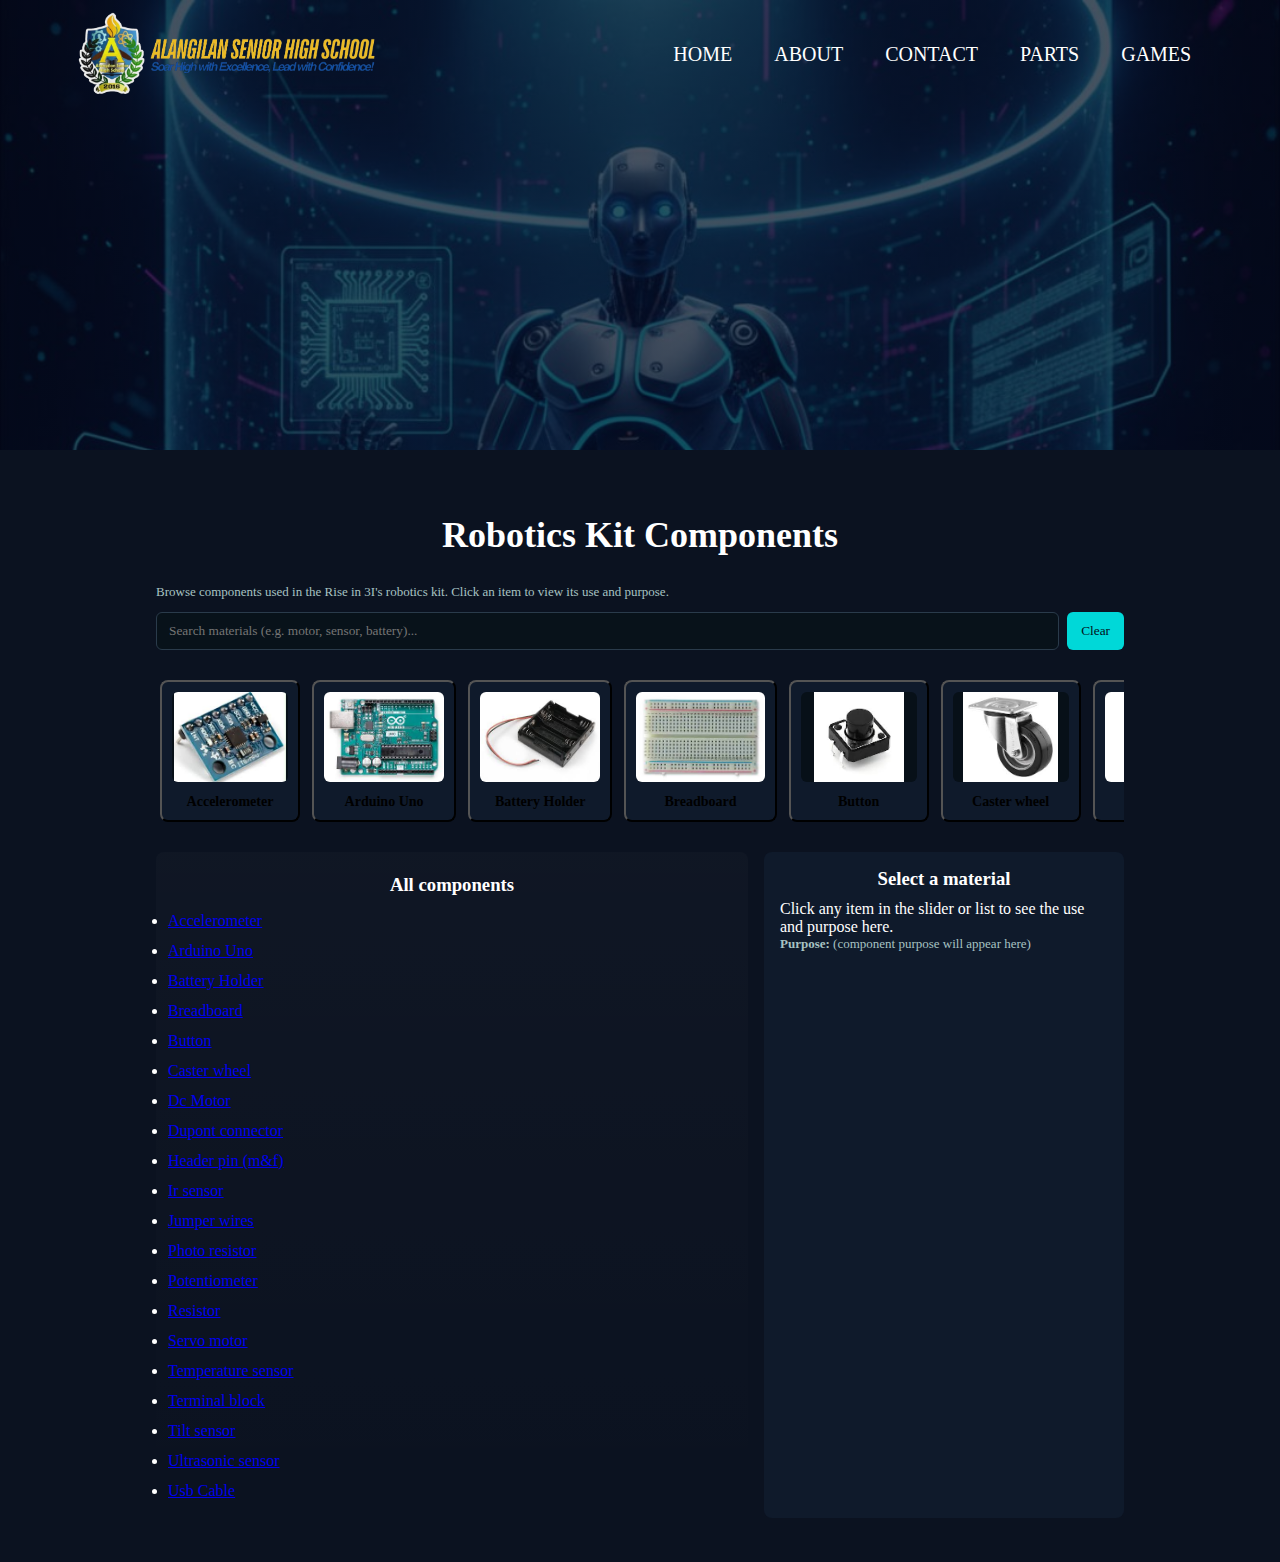
<file: Parts.html>
<!DOCTYPE html>
<html lang="en">
  <head>
    <meta charset="utf-8" />
    <meta name="viewport" content="width=device-width,initial-scale=1" />
    <title>Robotic Kits Components</title>
    <link rel="stylesheet" href="css/style.css" />
    <link rel="stylesheet" href="css/parts.css" />
    <link
      href="https://fonts.googleapis.com/css2?family=Poppins:wght@400;700&display=swap"
      rel="stylesheet"
    />
    <link
      rel="stylesheet"
      href="https://cdn.jsdelivr.net/npm/@fortawesome/fontawesome-free@6.6.0/css/all.min.css"
    />
  </head>
  <body>
    <section class="components-header">
      <nav class="nav">
        <a href="index.html" class="logo-link"
          ><img src="./images/logo.png" alt="Rise in 3I's logo" class="logo"
        /></a>
        <div class="nav-links" id="navLinks">
          <i class="fa fa-times" onclick="hideMenu()"></i>
          <ul>
            <li><a href="index.html">Home</a></li>
            <li><a href="About.html">About</a></li>
            <li><a href="Contact.html">Contact</a></li>
            <li><a href="Parts.html">Parts</a></li>
            <li><a href="games.html">Games</a></li>
          </ul>
        </div>
        <i class="fa fa-bars" onclick="showMenu()"></i>
      </nav>
    </section>
    <div class="container">
      <h1>Robotics Kit Components</h1>
      <p class="meta">
        Browse components used in the Rise in 3I's robotics kit. Click an item
        to view its use and purpose.
      </p>

      <div class="search" role="search">
        <input
          id="searchInput"
          placeholder="Search materials (e.g. motor, sensor, battery)..."
        />
        <button id="clearBtn">Clear</button>
      </div>

      <section class="slider-wrap">
        <div
          id="slider"
          class="slider"
          tabindex="0"
          aria-label="Materials slider"
        >
          <!-- slides inserted by JS -->
        </div>
      </section>

      <section class="details" aria-live="polite">
        <div class="list">
          <h3>All components</h3>
          <ul id="materialsList"></ul>
        </div>
        <aside class="info" id="detailPanel">
          <h3 id="detailName">Select a material</h3>
          <p id="detailPurpose">
            Click any item in the slider or list to see the use and purpose
            here.
          </p>
          <p class="meta" id="detailSpecs"></p>
          <p class="meta">
            <strong>Purpose:</strong>
            <span id="detailPurposeText"
              >(component purpose will appear here)</span
            >
          </p>
        </aside>
      </section>
    </div>

    <script>
      const materials = [
        {
          id: "accelerometer",
          name: "Accelerometer",
          img: "./images/accelerometer.jfif",
          use: "Detects acceleration, tilt, vibration, and movement.",
          specs: "3-axis • Interface: I2C/SPI",
          purpose:
            "Measures the orientation or motion of a device (e.g., to detect if a robot is moving or falling).",
        },
        {
          id: "arduino-uno",
          name: "Arduino Uno",
          img: "./images/Arduino.jfif",
          use: "A microcontroller board used for building digital devices.",
          specs: "ATmega328P • 5V logic • USB",
          purpose:
            " Acts as the brain of your project; processes inputs and controls outputs (motors, sensors, etc.).",
        },
        {
          id: "battery-holder",
          name: "Battery Holder",
          img: "./images/batteryholder.jfif",
          use: "Holds and connects batteries",
          specs: "Holds 4x AA or 6x AAA batteries",
          purpose: "Supplies portable power to the circuit or Arduino.",
        },
        {
          id: "breadboard",
          name: "Breadboard",
          img: "./images/Breadboard.jfif",
          use: "A tool for prototyping circuits without soldering.",
          specs: "Solderless • 400+ tie points (varies)",
          purpose:
            "Allows easy and temporary connections of components for testing.",
        },
        {
          id: "button",
          name: "Button",
          img: "./images/button.jfif",
          use: "A mechanical switch that completes a circuit when pressed.",
          specs: "Momentary • SPST",
          purpose: "Used for user input, like starting/stopping a program.",
        },
        {
          id: "caster-wheel",
          name: "Caster wheel",
          img: "./images/wheel.jfif",
          use: "A free-rotating wheel used in robots.",
          specs: "Swivel caster • Diameter varies",
          purpose: "Provides support and mobility while allowing easy turning.",
        },
        {
          id: "dc-motor",
          name: "Dc Motor",
          img: "./images/dcmotor.jfif",
          use: "Converts electrical energy into rotational motion.",
          specs: "Voltage: 3-12V • Shaft size varies",
          purpose: "Drives wheels or parts in robots and machines.",
        },
        {
          id: "dupont-connector",
          name: "Dupont connector",
          img: "./images/dupont.jfif",
          use: "Pre-crimped wires used for connecting pins and headers.",
          specs: "2.54mm pitch housings",
          purpose: "Makes clean, easy connections between modules and boards.",
        },
        {
          id: "header-pins",
          name: "Header pin (m&f)",
          img: "./images/headerpin.jfif",
          use: "Connectors used to interface circuit boards and components.",
          specs: "2.54mm pitch • male and female",
          purpose: "Provides a way to plug and unplug wires or modules easily.",
        },
        {
          id: "ir-sensor",
          name: "Ir sensor",
          img: "./images/irsensor.jfif",
          use: "Detects objects or changes in light using infrared.",
          specs: "Emitter + receiver • Analog/digital output",
          purpose:
            "Used for obstacle detection, line-following robots, or remote control.",
        },
        {
          id: "jumper-wires",
          name: "Jumper wires",
          img: "./images/jumperwires.jfif",
          use: " Wires used to make connections between breadboard and components.",
          specs: "Male/Female/Male • 22 AWG typical",
          purpose: "Essential for wiring up circuits in a neat, modular way.",
        },
        {
          id: "photo-resistor",
          name: "Photo resistor",
          img: "./images/photoresistor.jfif",
          use: "Resistor that changes resistance based on light.",
          specs: "Analog output • Varies by model",
          purpose:
            "Detects light levels; used in automatic lighting systems or robots that follow light.",
        },
        {
          id: "potentiometer",
          name: "Potentiometer",
          img: "./images/potentiometer.jfif",
          use: "Variable resistor.",
          specs: "10kΩ typical • Rotary",
          purpose:
            "Adjusts voltage manually; often used for controlling brightness, volume, or sensor thresholds",
        },
        {
          id: "resistor",
          name: "Resistor",
          img: "./images/resistor.jfif",
          use: "Limits the current flow in a circuit.",
          specs: "Various values (e.g., 220Ω, 1kΩ, 10kΩ) • 1/4W",
          purpose: "Protects components and controls signal levels.",
        },
        {
          id: "servo-motor",
          name: "Servo motor",
          img: "./images/servomotor.jfif",
          use: "A motor that moves to a specific angle.",
          specs: "PWM control • Torque varies",
          purpose:
            "Used for precise movements (e.g., robot arms, steering mechanisms).",
        },
        {
          id: "temp-sensor",
          name: "Temperature sensor",
          img: "./images/temperaturesensor.jfif",
          use: "Measures temperature.",
          specs: "LM35/DS18B20 examples",
          purpose:
            "Used in weather stations, thermostats, or temperature-sensitive projects.",
        },
        {
          id: "terminal-block",
          name: "Terminal block",
          img: "./images/terminalblock.jfif",
          use: "A connector that secures and organizes wires.",
          specs: "Pitch: ~3.5-5.08mm • 2-4 poles",
          purpose: "Makes reliable, semi-permanent electrical connections.",
        },
        {
          id: "tilt-sensor",
          name: "Tilt sensor",
          img: "./images/tiltsensor.jfif",
          use: "Detects orientation change or tilt",
          specs: "Digital switch-type",
          purpose:
            " Useful in alarms, balance bots, or devices that need to know orientation.",
        },
        {
          id: "ultrasonic-sensor",
          name: "Ultrasonic sensor",
          img: "./images/ultrasonicsensor.jfif",
          use: "Measures distance using sound waves.",
          specs: "Range: ~2cm-400cm • Trigger/Echo pins",
          purpose:
            "Used for obstacle detection, distance measurement, and robotic navigation.",
        },
        {
          id: "usb",
          name: "Usb Cable",
          img: "./images/usb.jfif",
          use: "Connects Arduino to a computer.",
          specs: "USB A to Micro/Type-C depending on board",
          purpose: "Uploads code and supplies power to the Arduino.",
        },
      ];

      const slider = document.getElementById("slider");
      const materialsList = document.getElementById("materialsList");
      const detailName = document.getElementById("detailName");
      const detailPurpose = document.getElementById("detailPurpose");
      const detailSpecs = document.getElementById("detailSpecs");
      const searchInput = document.getElementById("searchInput");
      const clearBtn = document.getElementById("clearBtn");

      let displayed = materials.slice();

      // Render slides and list
      function render(items) {
        slider.innerHTML = "";
        materialsList.innerHTML = "";
        displayed = items.slice();
        items.forEach((item) => {
          const slide = document.createElement("button");
          slide.className = "slide";
          slide.setAttribute("data-id", item.id);
          slide.setAttribute("tabindex", "0");
          slide.innerHTML = `<img src="${
            item.img || "images/ashs.jfif"
          }" alt="${
            item.name
          }" onerror="this.onerror=null;this.src='images/ashs.jfif'"/><h4>${
            item.name
          }</h4>`;
          slide.addEventListener("click", () => showDetail(item.id));
          slider.appendChild(slide);

          const li = document.createElement("li");
          li.style.padding = "6px 0";
          li.innerHTML = `<a href="#" data-id="${item.id}">${item.name}</a>`;
          li.querySelector("a").addEventListener("click", (e) => {
            e.preventDefault();
            showDetail(item.id);
          });
          materialsList.appendChild(li);
        });
      }

      function showDetail(id) {
        const item =
          materials.find((m) => m.id === id) ||
          displayed.find((m) => m.id === id);
        if (!item) return;
        // highlight slide
        document
          .querySelectorAll(".slide")
          .forEach((s) => s.classList.remove("active"));
        const active = document.querySelector(`.slide[data-id="${id}"]`);
        if (active) active.classList.add("active");

        detailName.textContent = item.name;
        detailPurpose.textContent = item.use;
        detailSpecs.textContent = item.specs;

        const purposeText = document.getElementById("detailPurposeText");
        if (purposeText)
          purposeText.textContent = item.purpose || item.use || "";

        if (active)
          active.scrollIntoView({ behavior: "smooth", inline: "center" });
      }

      // Search filter
      function filter(q) {
        const term = q.trim().toLowerCase();
        if (!term) {
          render(materials);
          return;
        }
        const filtered = materials.filter((m) =>
          (m.name + m.use + m.specs).toLowerCase().includes(term)
        );
        render(filtered);
      }

      // Keyboard navigation: left/right arrows move selection in the displayed list
      document.addEventListener("keydown", function (e) {
        const activeEl = document.activeElement;
        if (
          activeEl &&
          (activeEl.tagName === "INPUT" || activeEl.tagName === "TEXTAREA")
        )
          return;
        if (e.key === "ArrowRight" || e.key === "Right") {
          e.preventDefault();
          navigate(1);
        } else if (e.key === "ArrowLeft" || e.key === "Left") {
          e.preventDefault();
          navigate(-1);
        }
      });

      function navigate(offset) {
        if (!displayed || displayed.length === 0) return;
        const activeSlide = document.querySelector(".slide.active");
        let idx = 0;
        if (activeSlide) {
          const id = activeSlide.getAttribute("data-id");
          idx = displayed.findIndex((d) => d.id === id);
          if (idx === -1) idx = 0;
        }
        idx = (idx + offset + displayed.length) % displayed.length;
        showDetail(displayed[idx].id);
      }

      searchInput.addEventListener("input", (e) => filter(e.target.value));
      clearBtn.addEventListener("click", () => {
        searchInput.value = "";
        filter("");
        searchInput.focus();
      });

      // initial render
      render(materials);
    </script>
    <!-- small menu script used by icon buttons -->
    <script>
      (function () {
        const navLinks = document.getElementById("navLinks");
        window.showMenu = function () {
          if (navLinks) navLinks.style.right = "0";
        };
        window.hideMenu = function () {
          if (navLinks) navLinks.style.right = "-200px";
        };
      })();
    </script>
  </body>
</html>
</file>
<file: css/style.css>
*{
    margin: 0;
    padding: 0;
    box-sizing: border-box;
     font-family: georgia
}
/* smooth scrolling for in-page anchors */
html {
    scroll-behavior: smooth;
}

.header{
    min-height: 100vh;
    width: 100%;
    background-image: linear-gradient(rgba(4,9,30,0.7),rgba(4,9,30,0.7)),url(../images/about-bg.jfif);
    background-position: center;
    background-size: cover;
    position: relative;
}

.nav-links{
    flex: 1;
    display: flex;
    justify-content: flex-end;
}

.nav-links ul{
    display: flex;
    gap: 18px;
    align-items: center; 
}
.nav{
    display: flex;
    align-items: center;
    padding: 12px 6%;
}




.logo-link{
    display: inline-block;
}
.logo{
    width: 300px;
    height: auto;
}
.nav-links ul li{
    list-style: none;
    display: inline-block;
    position: relative;
}
.nav-links ul li a{
    color: #fff;
    text-decoration: none;
    font-size: 20px;
    text-transform: uppercase;
    padding: 8px 12px;
    display: inline-block;
}
.nav-links ul li a::after{
    content: '';
    width: 0%;
    height: 2px;
    background: #00ffff;
    display: block;
    margin: auto;
    transition: 0.5s;
}
.nav-links ul li a:hover::after{
    width: 100%;
}
.text-box{
    width: 90%;
    color: #fff;
    position: absolute;
    top: 50%;
    left: 50%;
    transform: translate(-50%,-50%);
    text-align: center;
}
.text-box h1{
    font-size: 50px;
}
.text-box p{
    margin: 10px 0 40px;
    font-size: 20px;
    color: #fff;
}
.hero-btn{
    display: inline-block;
    text-emphasis: none;
    color: #fff;
    border: 2px solid #fff;
    padding: 10px 30px;
    font-size: 20px;
    background: transparent;
    position: relative;
    cursor: pointer;
}
.hero-btn:hover{
    border: 2px solid #00ffff;
    background: #00ffff;
    transition: 1s;
}

nav .fa-times{ display: none; }
nav .fa-bars{ display: none; }
@media (max-width: 768px){
    .text-box h1{
        font-size: 30px;
    }
    .logo{
        width: 200px;
    }

    
    .nav-links ul li a{
        display: block;
    }
    .nav-links{
        position: absolute;
        background: rgba(0,0,0,0.6);
        height: 100vh;
        width: 200px; 
        top: 0;
        right: -200px; 
        text-align: left;
        z-index: 20;
        display: flex;
        flex-direction: column;
        justify-content: flex-start;
        padding-top: 21px; 
        padding-left: 15px;
        transition: right 0.28s ease;
    }

    .nav-links ul{
        display: flex;
        flex-direction: column;
        gap: 12px;
        align-items: flex-start;
        margin: 0;
        padding: 0;
        list-style: none;
    }

    .nav-links ul li a{
        color: #fff;
        font-size: 16px;
        padding: 6px 8px;
        width: 100%;
    }
    nav .fa-bars{
        display: block;
        color: #fff;
        position: absolute;
        top: 10px;
        right: 12px;
        font-size: 26px;
        cursor: pointer;
        z-index: 30;
    }
    nav .fa-times{ display: block; color: #fff;}
    .nav-links ul{
        padding: 30px;
    }
}

/*---- why robotics kit ----*/

.why-robotics{
    min-height: 100vh;
    width: 100%;
    background-image: linear-gradient(rgba(4,9,30,0.7),rgba(4,9,30,0.7)),url(../images/whyrobotics-bg.jfif);
    background-position: center;
    background-size: cover;
    position: relative;


}
 h1{
    text-align: center;
    padding: 20px;
    color: #fff;
    font-size: 36px;
    font-weight: 600
    
 }

.why-robotics p{
    color: #777;
    font-size: 14px;
    font-weight: 300;
    line-height: 22px;
    padding: 10px;  
    text-align: center;
}
.row{
    margin-top: 5%;
    display: flex;
    justify-content: space-between;
}
.why-robotics-col{
    flex-basis: 31%;
    background: #fff;
    border-radius: 10px;
    margin-bottom: 5%;
    padding: 20px 12px;
    box-sizing: border-box;
    transition: 0.5s;
}
h3{
    text-align: center;
    font-weight: 600;
    margin: 10px 0;
}
.why-robotics-col:hover{
    box-shadow: 0 0 20px 0 rgba(0,0,0,0.2);
}
.contact{
    width: 80%;
    margin: 1px;
    text-align: center;
    padding-top: 0px;
}
@media (max-width: 768px){
    .row{
        flex-direction: column;
    }
    .why-robotics-col{
        margin-bottom: 20px;
        flex-basis: 100%;
    }
}

/*---- about ----*/
.about{
    width: 80%;
    margin: auto;
    text-align: center;
    padding-top: 50px;
}
.about-col{
    flex-basis: 45%;
    border-radius: 10px;
    margin-bottom: 30px;
    position: relative;
    overflow: hidden;
}
.about-col img{
    width: 100%;
    height: auto;
    border-radius: 10px;
}
.contact{
    width: 80%;
    margin: auto;
    text-align: center;
    padding-top: 50px;
}
.contact-cols{
    padding-bottom: 50px;
}
    
.contact h1{
    font-size: 30px;
    margin-bottom: 20px;
    color: black;
}
.about h1{
    font-size: 30px;
    margin-bottom: 20px;
    color: black;
}

/*---- introduction----*/
.introduction{
    height: 50vh;
    width: 100%;
    background-image: linear-gradient(rgba(4,9,30,0.7),rgba(4,9,30,0.7)),url(../images/intro-bg.jfif);
    background-position: center;
    background-size: cover;
    margin: auto;
    text-align: center;;
    padding: 20px;
}

.introduction h1{
    color: #fff;
    font-size: 30px;
    margin-bottom: 20px;
}
.introduction p{
    color: #fff;
    font-size: 20px;
    font-weight: 200;
    margin-top: 50px;
}

/*---- About  page ----*/
.sub-header{
    height: 50vh;
    width: 100%;
    background-image: linear-gradient(rgba(4,9,30,0.7),rgba(4,9,30,0.7)),url(../images/about-bg.jfif);
    background-position: center;
    background-size: cover;
    text-align: center;
    color: #fff;
}
.sub-header h1{
    margin-top: 50px;
    font-size: 30px;
    margin-bottom: 50px;
}

.about-us{
    width: 80%;
    margin: auto;
    padding-top: 80px;
    padding-bottom: 50px;
    background-color: #fff;
}
.about-col{
    flex-basis: 48%;
    padding: 30px 2px;
}
.about-col img{
    width: 100%;
}
.about-us{
    height: 110vh;
    width: 100%;
    background-image: linear-gradient(rgba(4,9,30,0.7),rgba(4,9,30,0.7)),url(../images/background-purpose.jfif);
    background-position: center;
    background-size: cover;
    text-align: center;
}
.about-us p{
    color: #fff;
    font-size: 15px;
    font-weight: 200;
    margin-top: 50px;
}
.about-us h1{
    color: #fff;
    font-size: 30px;
    margin-bottom: 20px;
    padding-top: 50px;
}
.red-btn{
    border: 1px solid aqua;
    background: transparent;
    color: aqua;
}
.red-btn:hover{
    color: #fff;
}

/*---- Contact  page ----*/
.contact-header{
    height: 50vh;
    width: 100%;
    background-image: linear-gradient(rgba(4,9,30,0.7),rgba(4,9,30,0.7)),url(../images/contact-bg.jfif);
    background-position: center;
    background-size: cover;
    text-align: center;
    color: #fff;
}   
.contact-header h1{
    margin-top: 5px;
    font-size: 60px;
}
.contact-header h2{
    font-size: 50px;
    margin-top: 5px;
}
/*---- contact section ----*/
.contact-col img{
    border: 2px solid black;
    margin: auto;
}
.contact-col{
    width: 50px;
    text-align: center;
    display:block;
    margin-left: auto; 
    margin-right: auto;
    width: 80%;
    padding-top: 20px;
}
.contact-col img{
    width: 80%;
}
.prof p{
    font-size: 20px;
    font-weight: 500;
    color: black;
}

@media (max-width: 768px){
    .cnt{
        flex-direction: column;
    }
    .contact-col img{
        width: 100%;
    }
    .contact-col{
        margin-bottom: auto;
        width: 100%;
        margin-top: auto;
    }
}
/*---- qr code ----*/
.qr-section{
    width: 80%;
    margin: auto;
    text-align: center;
    padding-top: 50px;
}
.qr-section img{
    width: 200px;
    height: 200px;
    display:block;
    margin-left: auto; 
    margin-right: auto;
    padding-top: 20px;
}
.qr-section h1{
    font-size: 30px;
    margin-bottom: 20px;
color: black;
}

/*---- what robotics ----*/
        .kits{
    height: 70vh;
    width: 100%;
    background-image: linear-gradient(rgba(4,9,30,0.7),rgba(4,9,30,0.7)),url(../images/whatrobotics.jfif);
    background-position: center;
    background-size: cover;
    text-align: center;
        }
    
        
         .kit-choice{
            background: white;
            padding: 20px;
            border-radius: 5px;
            box-shadow: 0 2px 10px rgba(0,0,0,0.1);
            text-align: center;
            margin-top: 20px;
        }
        .question {
            font-size: 30px;
            margin-bottom: 20px;;
            color: white;
        }
        .kits-grid {
            display: flex;
            border-radius: 10px;
            font-size: 18px;
            transition: background-color 0.3s;
            border: none;
            cursor: pointer;
        }
        .kits-grid{
            gap: 10px;
            justify-content: center;
        }
        .kit-choice:hover {
            background-color: #0056b3;
        }
        
        
        @media (max-width: 768px) {
            .kits-grid {
                flex-direction: column;
                align-items: center;
                

            }
             .kit-choice{
                width: 80%;
             }
        }
</file>
<file: css/robotic kits.css>
.body {
            font-family: Arial, sans-serif;
            max-width: 800px;
            margin: 0 auto;
            padding: 0px;
            background-color: #f4f4f4;
            color: #333;
            line-height: 1.6;
        }
        .robots{
            height: 50vh;
    width: 100%;
    background-image: linear-gradient(rgba(4,9,30,0.7),rgba(4,9,30,0.7)),url(../images/robotickits.jfif);
    background-position: center;
    background-size: cover;
    text-align: center;
    
        }
        .robots h1{
            text-align: center;
    padding: 20px;
    color: #fff;
    font-size: 50px;
    font-weight: 600

        }
        .RK-header {
            text-align: center;
            background: white;
            padding: 20px;
            border-radius: 10px;
            box-shadow: 0 2px 10px rgba(0,0,0,0.1);
            margin-bottom: 20px;
        }
        .RK-header h1 {
            color: #007bff;
            margin: 0;
        }
        .kits-container {
            display: flex;
               flex-direction: column;
            gap: 20px;
        }
        .kitt {
            background: white;
            padding: 20px;
            border-radius: 10px;
            box-shadow: 0 2px 10px rgba(0,0,0,0.1);
            border: 2px solid #ddd;
            transition: all 0.3s;
        }
        .kitt:target {
            background-color: #fff9c4; 
            border-color: #ffc107;
            box-shadow: 0 4px 20px rgba(255, 193, 7, 0.3);
            transform: scale(1.02); 
        }
        .kitt h2 {
            color: #007bff;
            margin-top: 0;
            font-size: 22px;
        }
        .kit-image {
            width: 100%;
            max-width: 300px;
            height: auto;
            border-radius: 5px;
            display: block;
            margin: 10px auto;
        }

        
        .kit-definition {
            font-weight: bold;
            color: #555;
            margin-bottom: 10px;
        }
        .kit-purpose {
            color: #666;
            margin-bottom: 15px;
        }
        @media (max-width: 600px) {
            .kitt {
                padding: 15px;
            }
            .kitt h2 {
                font-size: 18px;
            }
        }
        .kits-grid {
            display: flex;
            flex-wrap: wrap;
            justify-content: center;
            gap: 15px;
        }
        .kit-choice {
            display: block;
            padding: 15px 25px;
            background-color: #007bff;
            color: white;
            text-decoration: none;
            border-radius: 5px;
            font-size: 16px;
            transition: background-color 0.3s;
            border: none;
            cursor: pointer;
        }
        
        .kit-choice:hover {
            background-color: #0056b3;
        }
        @media (max-width: 600px) {
            .kits-grid {
                flex-direction: column;
                align-items: center;
            }
        }
</file>
<file: css/games.css>
/* Games specific styles */
      .games-container {
        max-width: 1100px;
        margin: 30px auto;
        padding: 20px;
      }
      h1 {
        margin-bottom: 12px;
      }
      .section {
        background: #fff;
        padding: 18px;
        border-radius: 8px;
        margin-bottom: 20px;
      }

      /* Maze styles */
      .maze-wrap {
        display: flex;
        gap: 18px;
        flex-wrap: wrap;
        align-items: flex-start;
      }
      .maze {
        position: relative;
        width: 520px;
        height: 520px;
        
      }
      .maze .cell {
        position: absolute;
        background: #2b6fb3;
      }
      .start {
        position: absolute;
        left: 8px;
        top: 8px;
        width: 80px;
        height: 80px;
        background: #28a745;
        color: #fff;
        display: flex;
        align-items: center;
        justify-content: center;
        font-weight: 700;
        border-radius: 4px;
      }
      .finish {
        position: absolute;
        right: 8px;
        bottom: 8px;
        width: 80px;
        height: 80px;
        background: #ffc107;
        color: #000;
        display: flex;
        align-items: center;
        justify-content: center;
        font-weight: 700;
        border-radius: 4px;
      }
      .maze .wall {
        position: absolute;
        background: #0b3a66;
        z-index: 20;
      }
      .maze .wall.hit {
        background: #c62828;
      }
      .maze .overlay {
        position: absolute;
        inset: 0;
        
        pointer-events: none;
        z-index: 10;
      }
      .robot {
        position: absolute;
        width: 36px;
        height: 36px;
        border-radius: 50%;
        background: #fff;
        display: flex;
        align-items: center;
        justify-content: center;
        font-size: 20px;
        z-index: 30;
        transform: translate(-50%, -50%);
        box-shadow: 0 2px 6px rgba(0, 0, 0, 0.2);
        transition: transform 120ms linear, background 200ms;
        pointer-events: none;
      }
      .robot.hit {
        background: #f8d7da;
        transform: translate(-50%, -50%) scale(0.95) rotate(-8deg);
      }
      .robot.success {
        background: #d4edda;
        transform: translate(-50%, -50%) scale(1.05) rotate(6deg);
      }
      .maze-info {
        flex: 1;
        min-width: 260px;
      }
      .btn {
        display: inline-block;
        padding: 8px 12px;
        border-radius: 6px;
        background: #2b6fb3;
        color: #fff;
        text-decoration: none;
        margin-top: 8px;
      }

      /* Word search */
.wordsearch {
  display: flex;
  gap: 10px;
  flex-wrap: wrap;
  justify-content: center;
  max-width: 100%; 
  padding: 10px;
}

.ws-grid {
  display: grid;
  grid-template-columns: repeat(15, 28px); 
  gap: 3px;
  background: #f5f7fb;
  padding: 6px;
  border-radius: 6px;
  touch-action: manipulation; 
}

.ws-cell {
  width: 32px;
  height: 32px;
  display: flex;
  align-items: center;
  justify-content: center;
  background: #fff;
  border-radius: 4px;
  user-select: none;
  cursor: pointer;
  font-size: 14px; 
  font-weight: 500; 
}

.ws-cell.sel {
  background: #b3d4ff;
}

.ws-cell.found {
  background: #88e188;
  color: #fff;
  font-weight: 700;
}

.ws-words {
  max-width: 330px;
  flex: 1; 
  min-width: 200px; 
}

.ws-words ul {
  list-style: none;
  padding-left: 0;
}

.ws-words li.found {
  text-decoration: line-through;
  color: gray;
}


@media (max-width: 800px) {
  .wordsearch {
    flex-direction: column;
    align-items: center;
    gap: 15px;
  }
  
  .ws-grid {
    grid-template-columns: repeat(15, 24px); 
  }
  
  .ws-cell {
    width: 28px;
    height: 28px;
    font-size: 13px;
  }
  
  .ws-words {
    max-width: 100%; 
    text-align: center; 
  
  
}


@media (max-width: 480px) {
  .wordsearch {
    padding: 5px; 
    gap: 10px;
  }
  
  .ws-grid {
    grid-template-columns: repeat(15, 1fr); 
    gap: 2px; 
    padding: 4px;
    max-width: 100%; 
    justify-self: center; 
  }
  
  .ws-cell {
    width: auto; 
    height: auto;
    aspect-ratio: 1;
    min-width: 18px; 
    min-height: 18px;
    font-size: 12px;
    padding: 2px;
  }
  
  .ws-words {
    max-width: 100%;
    font-size: 14px; 
  }
  
  .ws-words h3,
  .ws-words p,
  .ws-words a {
    font-size: 16px; 
  }
  
  #wsFoundCount {
    font-size: 14px;
  }
  
  
  @media (max-width: 480px) and (orientation: landscape) {
    .ws-grid {
      grid-template-columns: repeat(15, 20px); /
    }
  }
}


@media (max-width: 360px) {
  .ws-cell {
    font-size: 11px; 
  }
  
  .wordsearch {
    gap: 8px;
  }
}
}

.games-header img {
        width: 200px;
        margin-top: 25px;
        margin-left: 10px;

      }
.Games-text-box {
   position: absolute;
   top: 50%;
    left: 50%;
   transform: translate(-50%, -50%);
   text-align: center;
        
  }

.Games-text-box h1 {
   font-size: 50px;
   margin-bottom: 10px;
  }

.Games-text-box p{
   font-size: 20px;
   color: #fff;
}
@media (max-width: 600px) {
  .Games-text-box h1 {
    font-size: 30px;
    }
  .Games-text-box p {
     font-size: 16px;
    }
   }

 @media (max-width: 700px) {
  .games-container{
    flex-direction: column;
    }
  }
/* Put this at the VERY END of css/games.css (last rule wins) */
body section.games-header {
  min-height: 100vh !important;
  width: 100% !important;
  position: relative !important;
  background-color: #1a1a2e !important;  /* Fallback color to see if gradient works */
  background-image: linear-gradient(
    rgba(4, 9, 30, 0.7),
    rgba(4, 9, 30, 0.7)
  ), url(../images/games-bg.jfif) !important;  /* Absolute path + !important */
  background-position: center !important;
  background-size: cover !important;
  background-repeat: no-repeat !important;
  background-attachment: scroll !important; 
  /* Helps on desktop */
}
</file>
<file: css/parts.css>
:root {
  --accent: #00d8d8;
  --bg: #0b1220;
  --card: #0f1a2b;
}
body {
  font-family: Arial, Helvetica, sans-serif;
  margin: 0;
  background: var(--bg);
  color: #fff;
}
.container {
  max-width: 1000px;
  margin: 28px auto;
  padding: 16px;
}
h1 {
  margin-bottom: 8px;
}
/* search */
.search {
  display: flex;
  gap: 8px;
  margin: 12px 0;
}
.search input {
  flex: 1;
  padding: 10px 12px;
  border-radius: 6px;
  border: 1px solid #2a3b4b;
  background: #08121a;
  color: #fff;
}
.search button {
  padding: 10px 14px;
  border-radius: 6px;
  border: 0;
  background: var(--accent);
  color: #031018;
  cursor: pointer;
}
/* slider */
.slider-wrap {
  margin-top: 18px;
}
.slider {
  display: flex;
  gap: 12px;
  overflow-x: auto;
  padding: 12px 4px;
}
.slide {
  min-width: 140px;
  flex: 0 0 auto;
  background: var(--card);
  padding: 10px;
  border-radius: 8px;
  text-align: center;
  cursor: pointer;
  transition: transform 0.15s, box-shadow 0.15s;
}
.slide img {
  width: 100%;
  height: 90px;
  object-fit: contain;
  border-radius: 6px;
  background: #071018;
}
.slide h4 {
  margin: 8px 0 0;
  font-size: 14px;
}
.slide.active {
  transform: translateY(-6px);
  box-shadow: 0 8px 20px rgba(0, 0, 0, 0.6);
  outline: 3px solid rgba(0, 216, 216, 0.12);
}
/* details */
.details {
  display: grid;
  grid-template-columns: 1fr 360px;
  gap: 16px;
  margin-top: 18px;
}
.details .list {
  background: linear-gradient(180deg, rgba(255, 255, 255, 0.02), transparent);
  padding: 12px;
  border-radius: 8px;
}
.details .info {
  background: var(--card);
  padding: 16px;
  border-radius: 8px;
}
.info h3 {
  margin-top: 0;
}
.meta {
  font-size: 13px;
  color: #a7c2c2;
}
/* responsive */
@media (max-width: 800px) {
  .details {
    grid-template-columns: 1fr;
  }
  .info {
    order: 2;
  }
  .slider {
    padding-bottom: 18px;
  }
}
.components-header{
    height: 50vh;
    width: 100%;
    background-image: linear-gradient(rgba(4,9,30,0.7),rgba(4,9,30,0.7)),url(../images/components-bg.jfif);
    background-position: top;
    background-size: cover;
    text-align: center;
    color: #fff;

}
</file>
